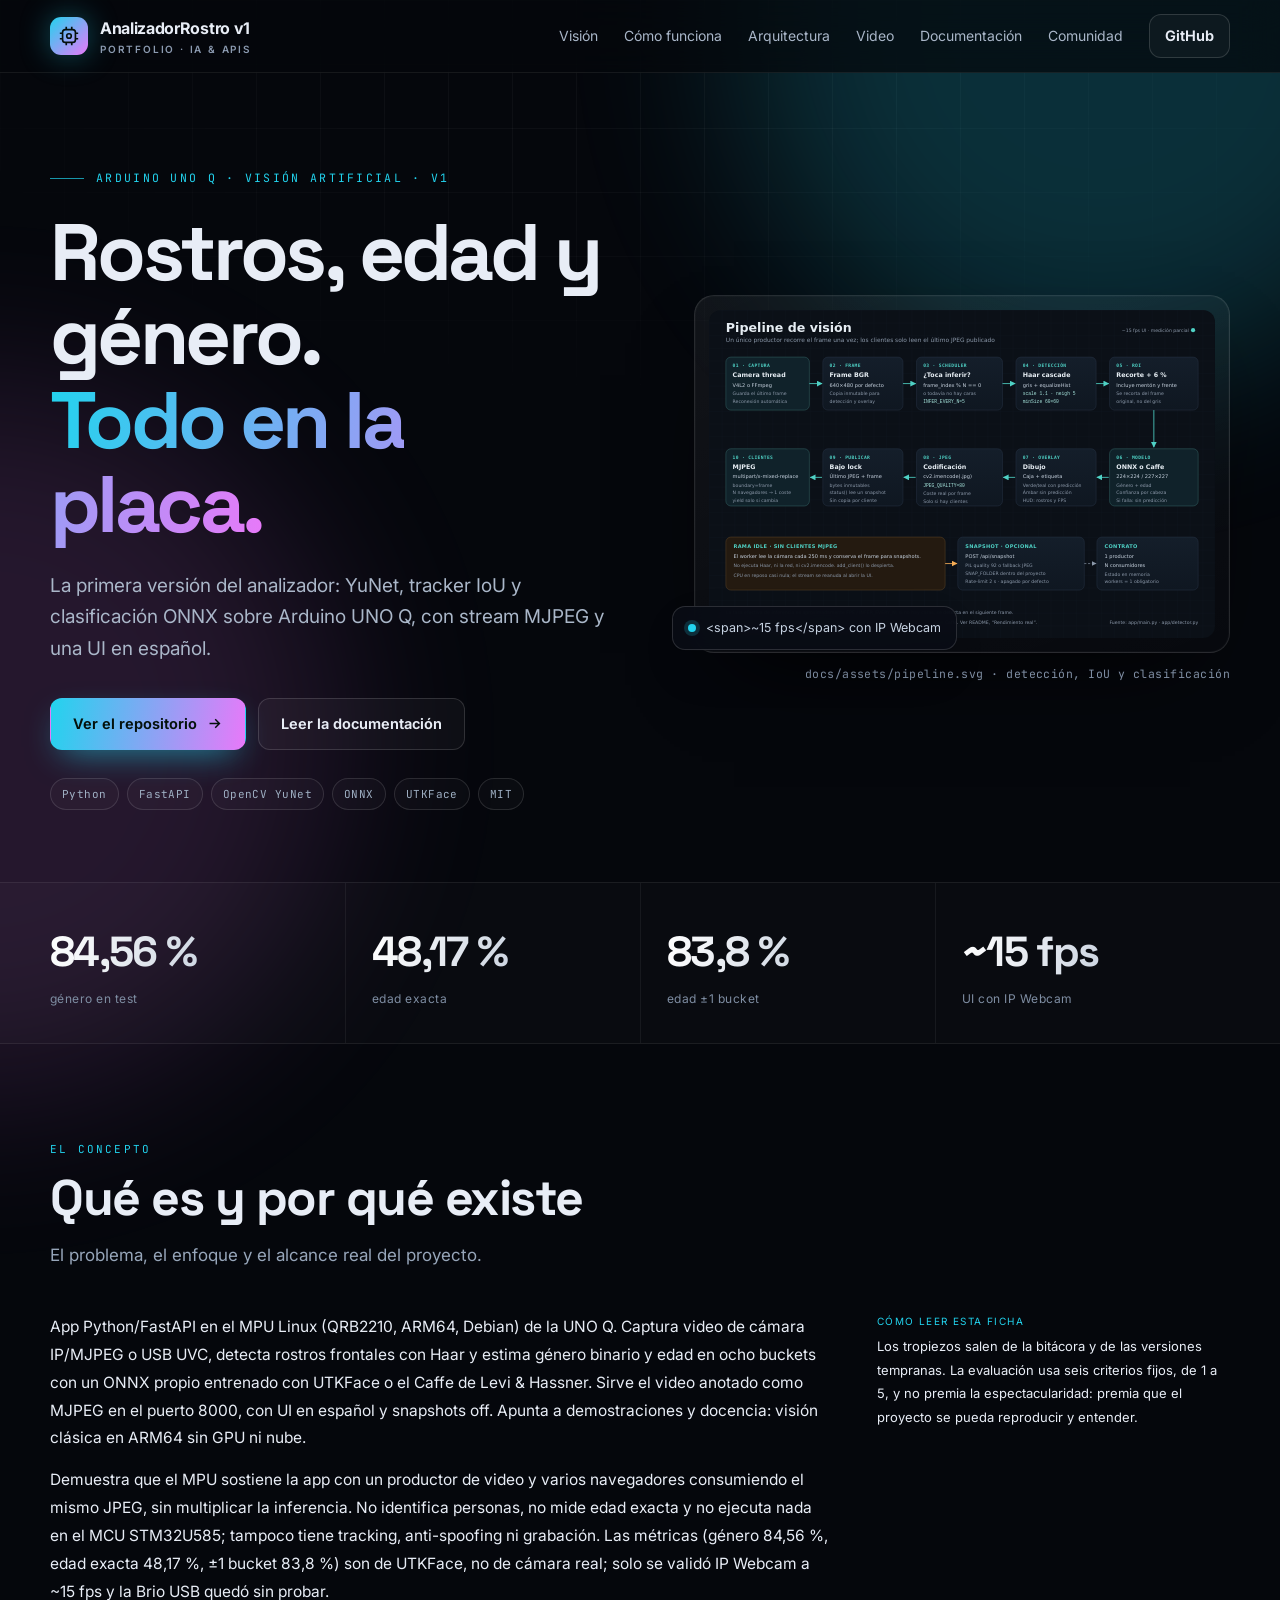
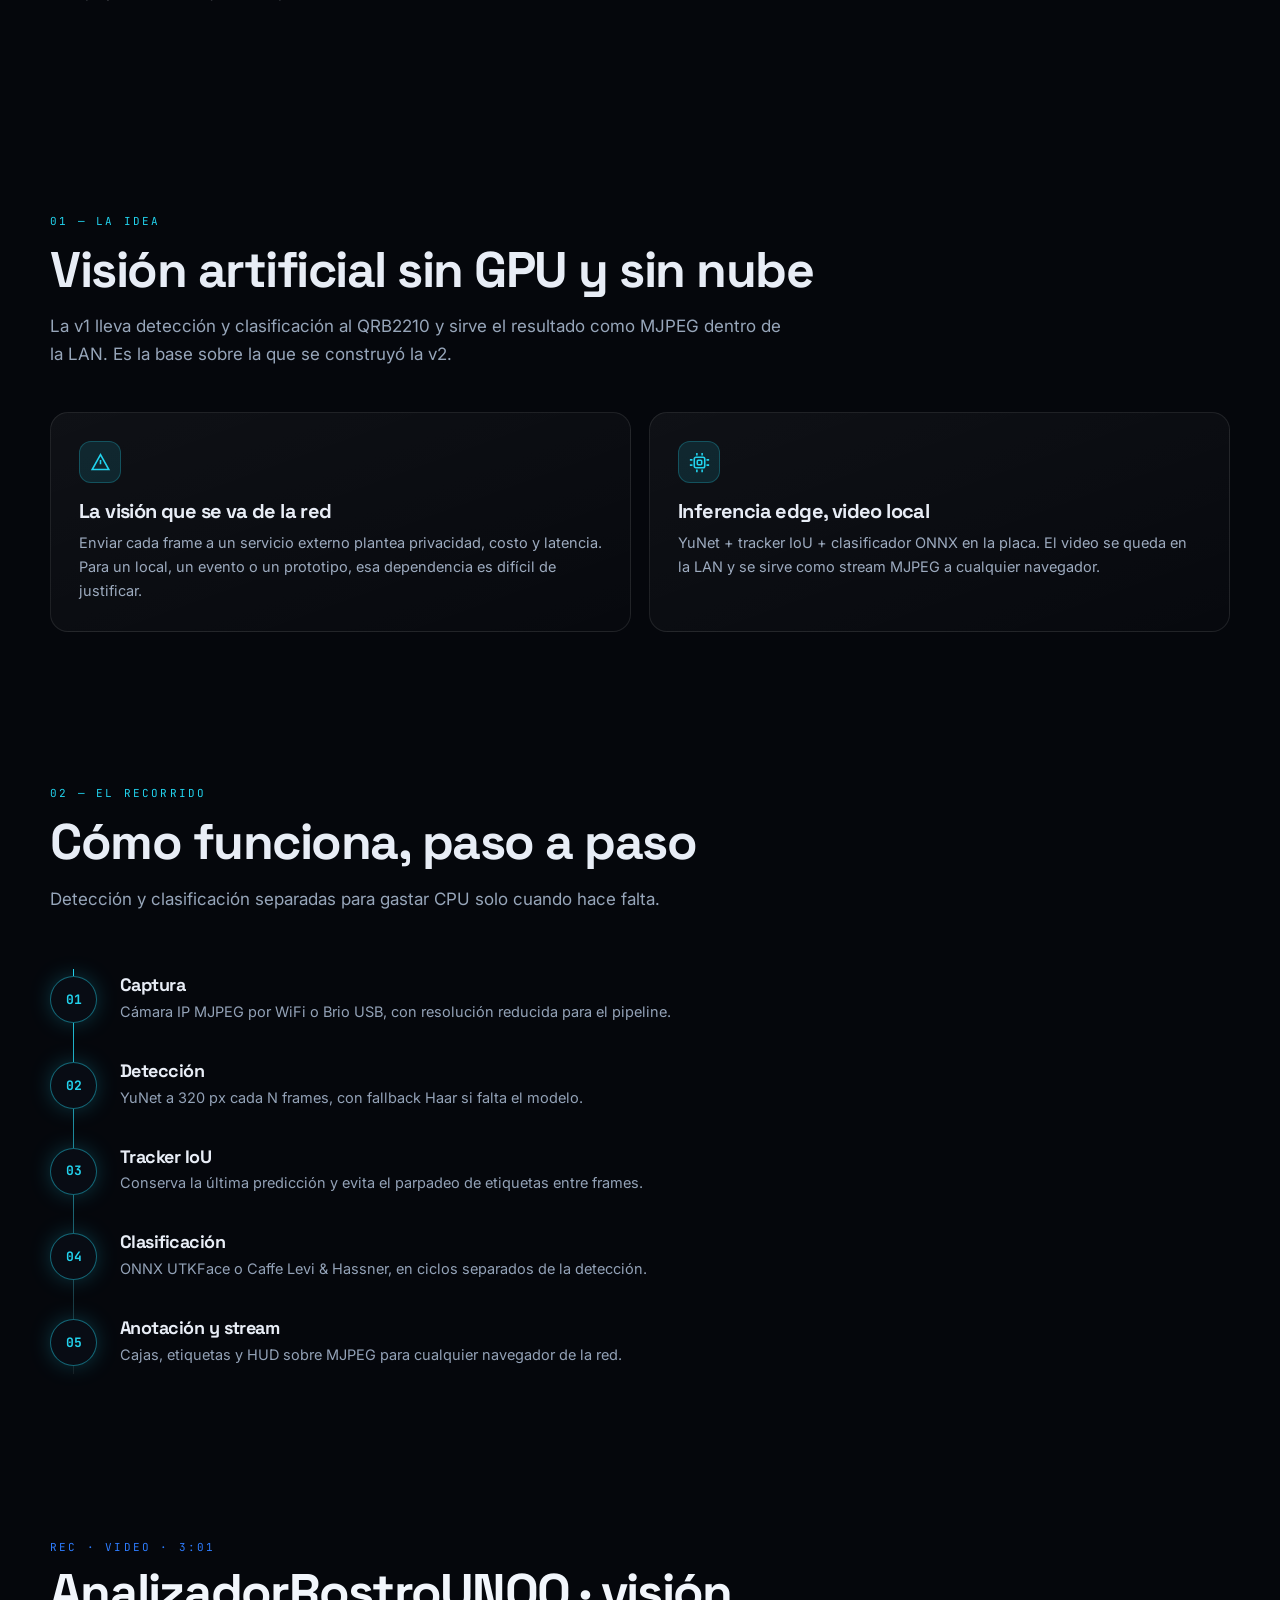
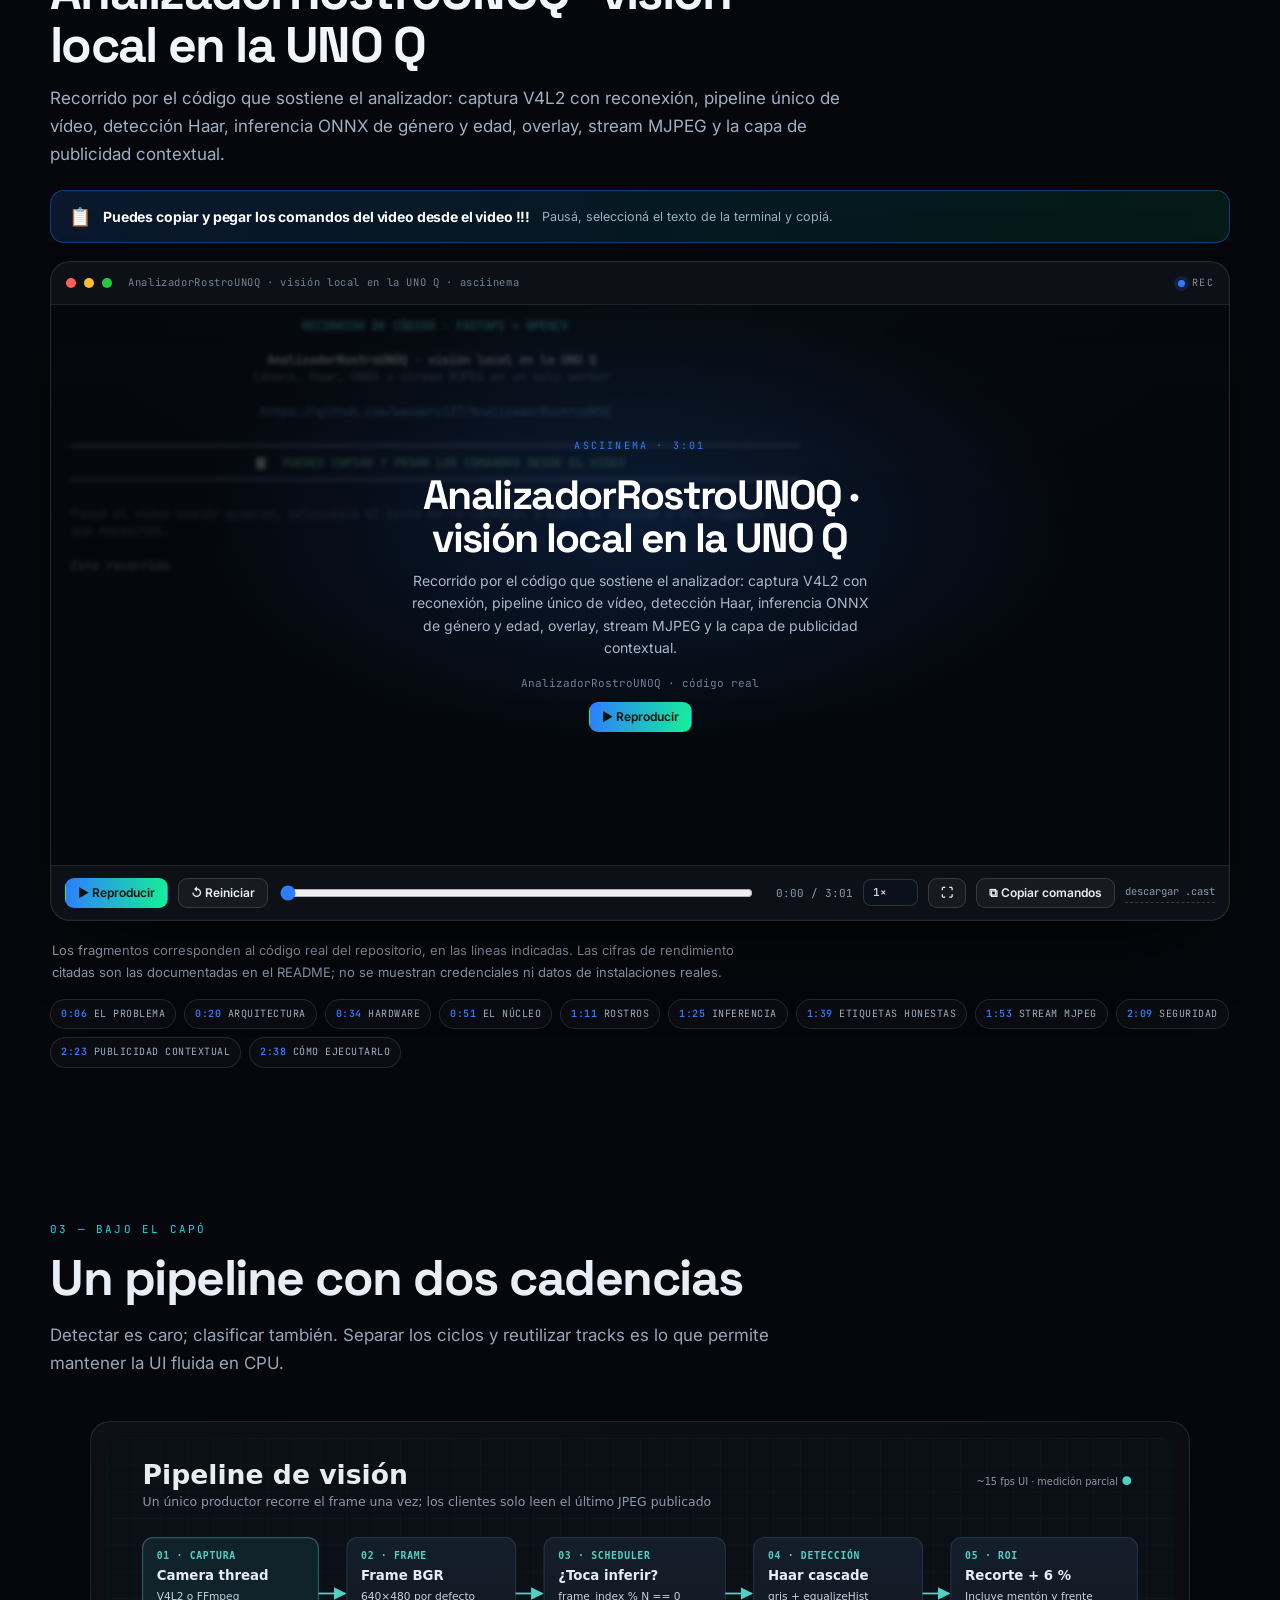
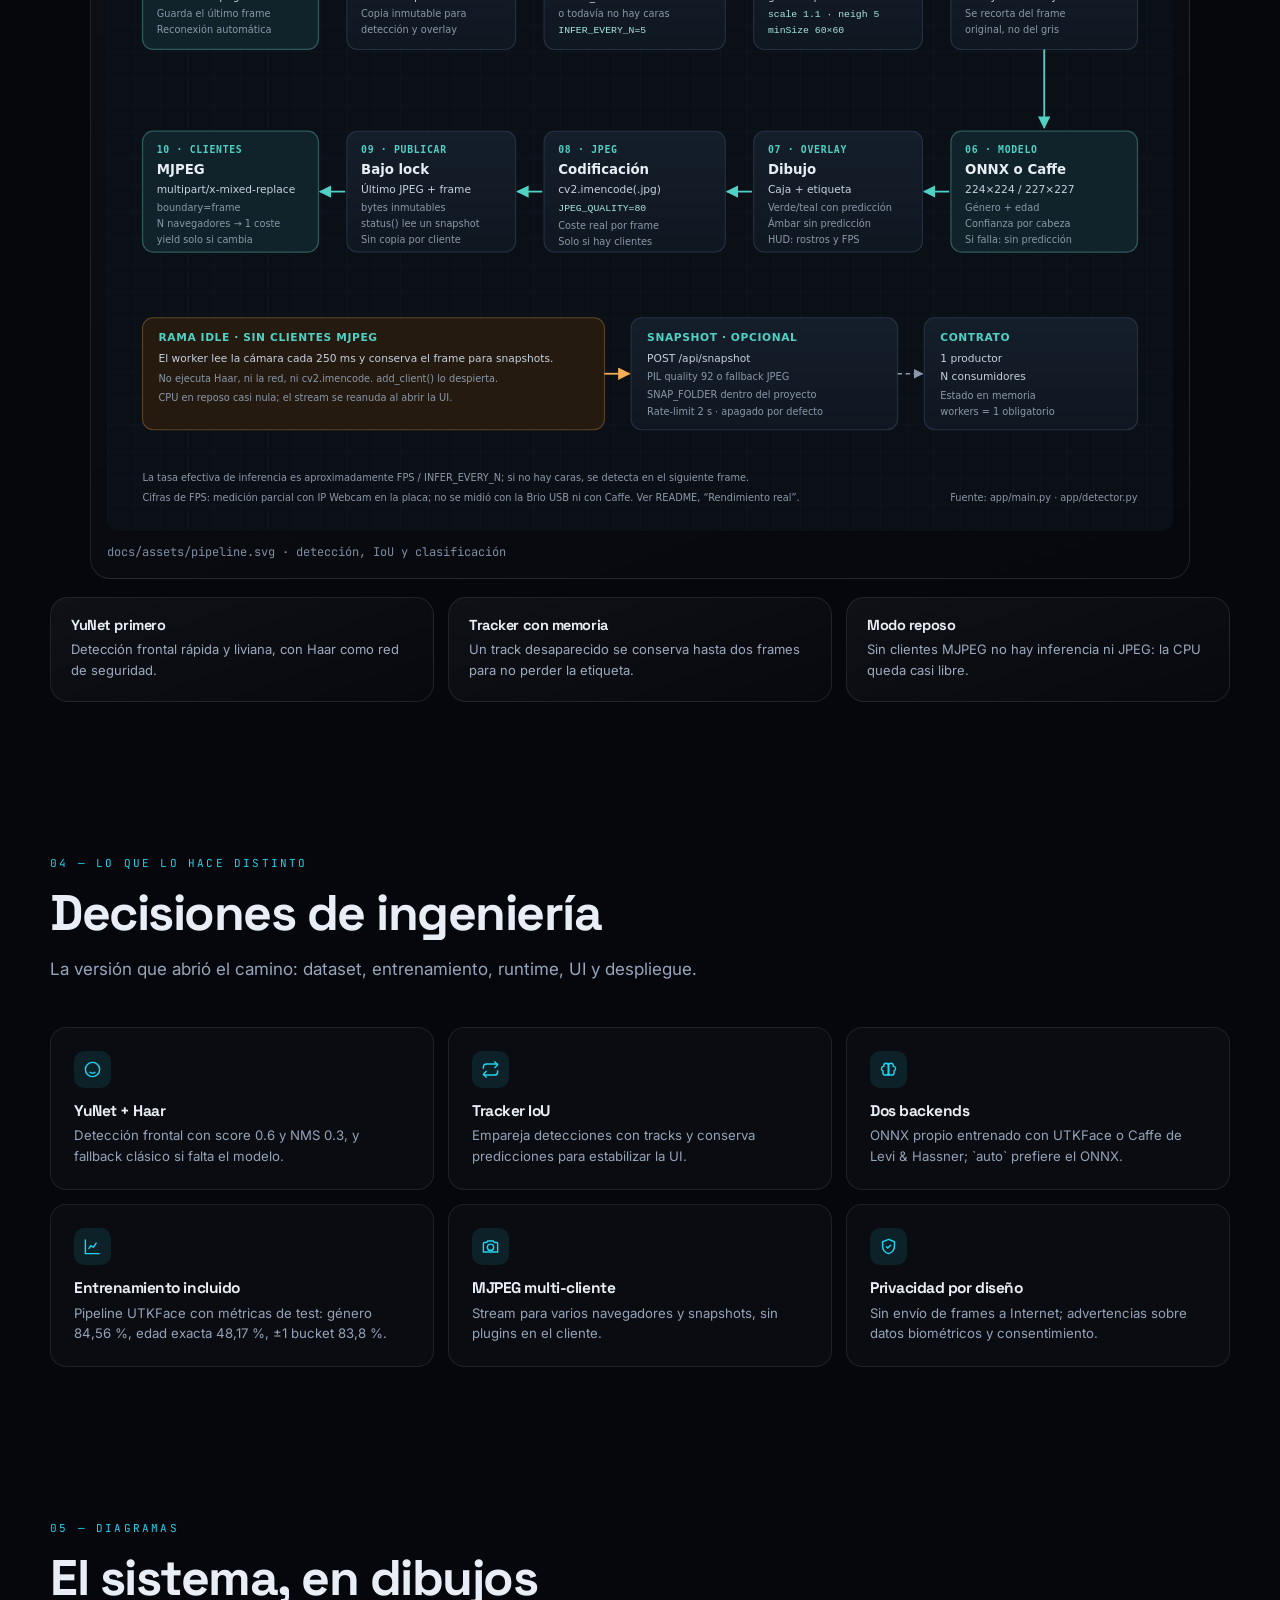
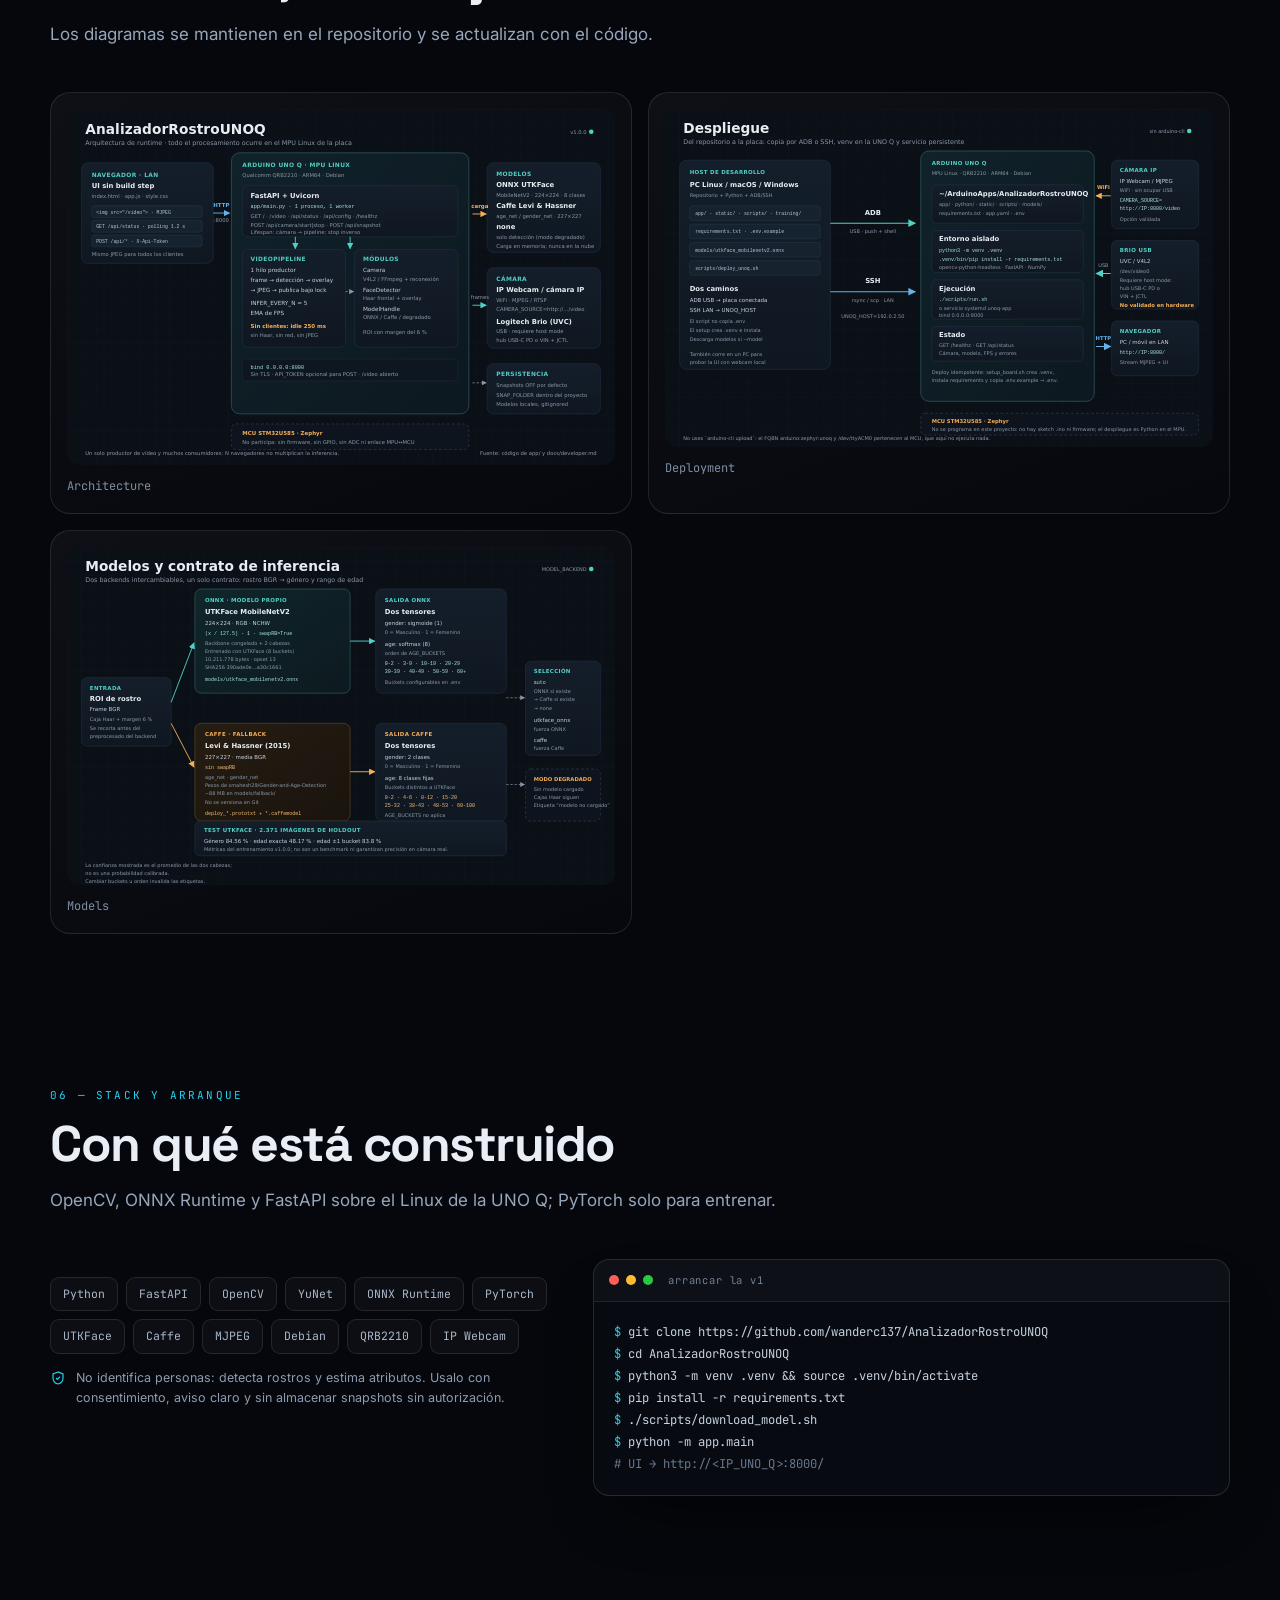
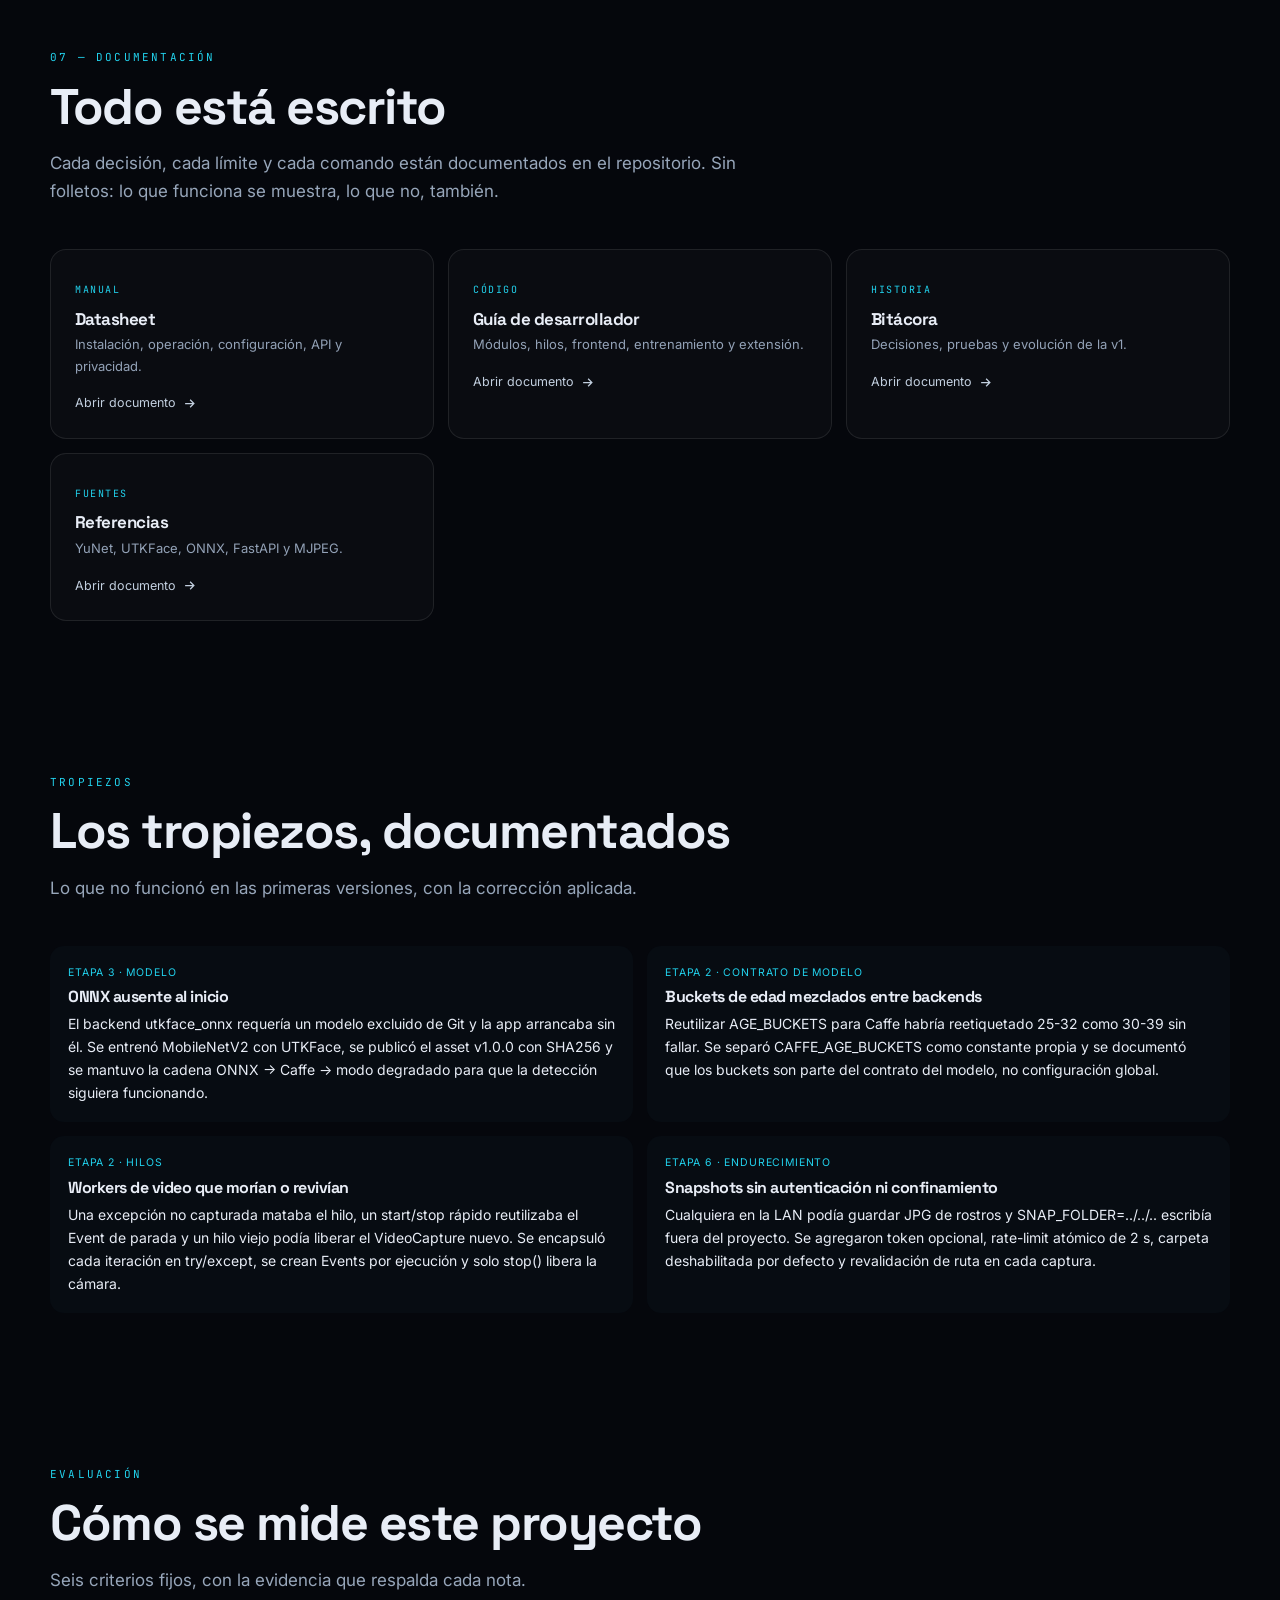
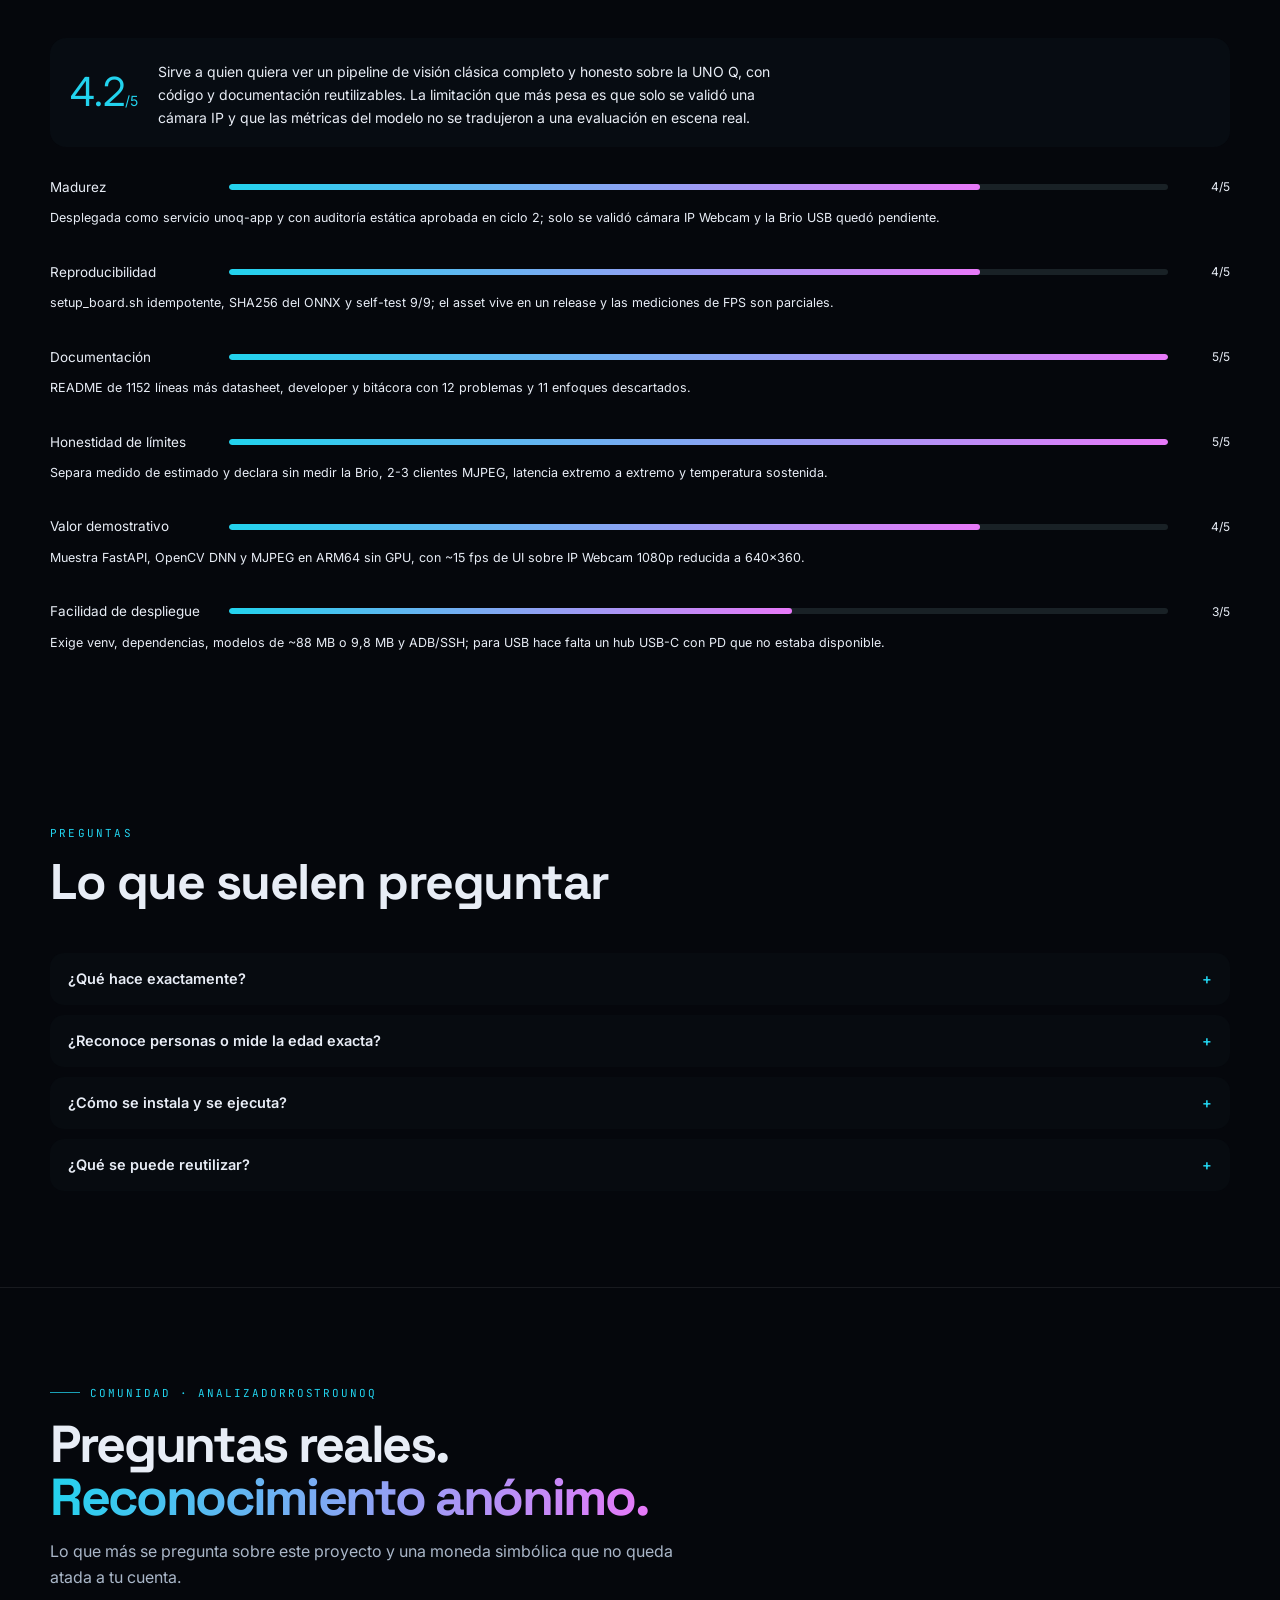
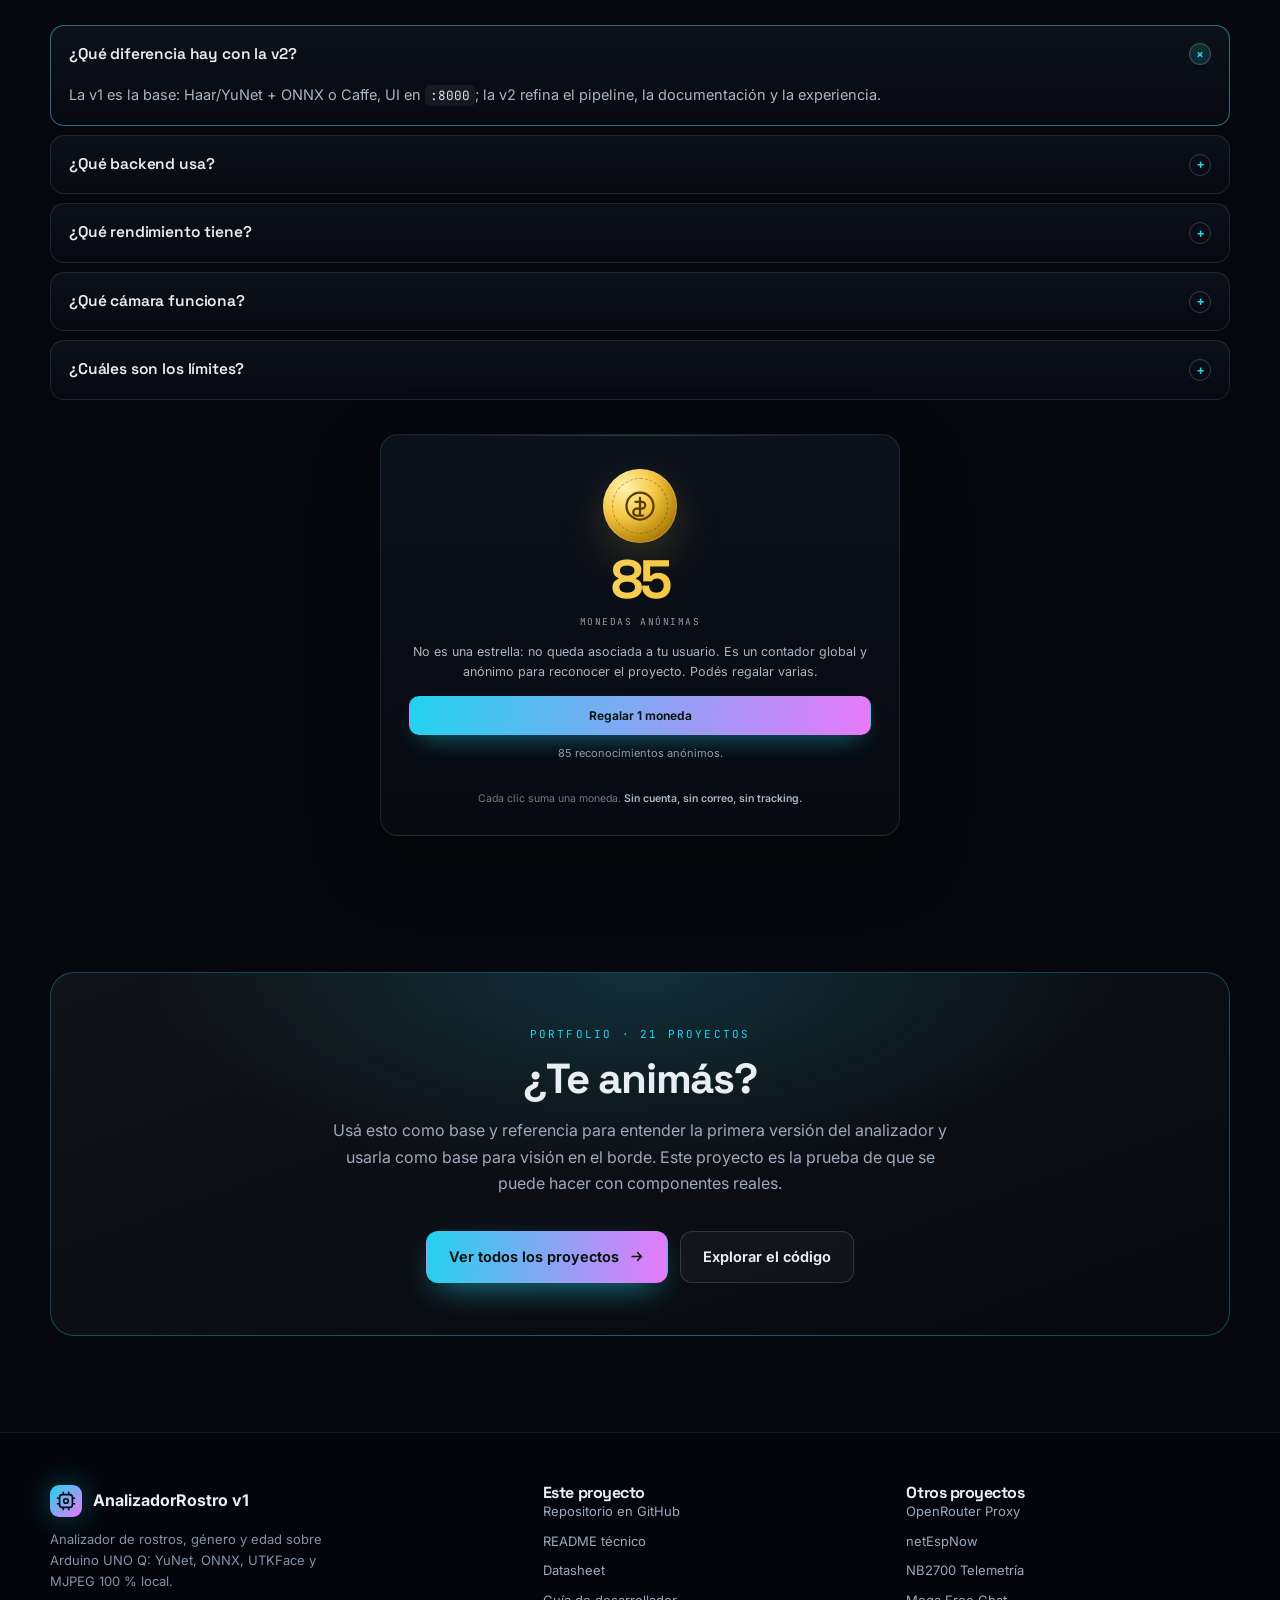
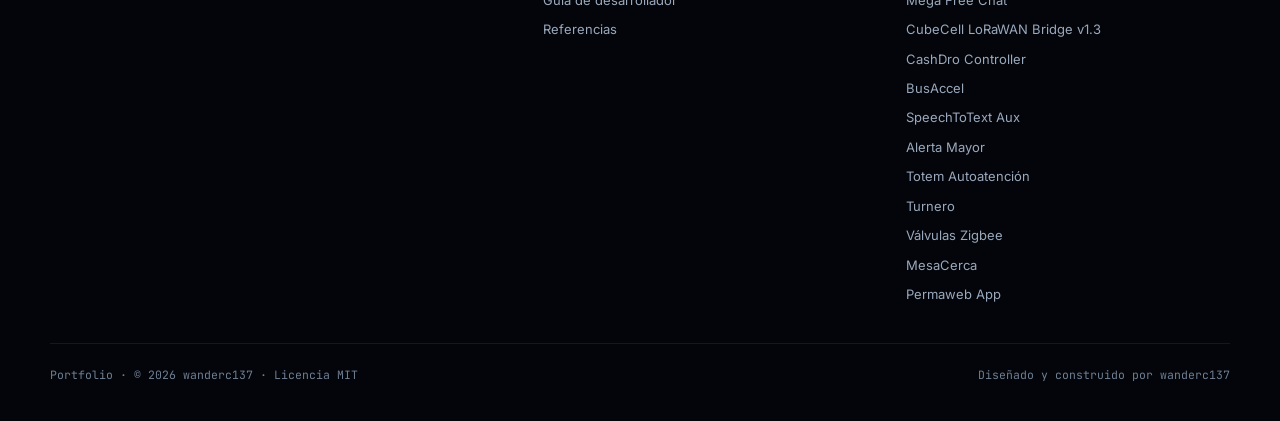
<file: docs/index.html>
<!DOCTYPE html>

<html lang="es">
<head>
<meta charset="utf-8"/>
<meta content="width=device-width, initial-scale=1" name="viewport"/>
<title>Rostros, edad y género. Todo en la placa. · AnalizadorRostro v1</title>
<meta content="Analizador de rostros, edad y género sobre Arduino UNO Q v1: YuNet, tracker IoU, ONNX UTKFace, stream MJPEG y UI local en español." name="description"/>
<meta content="wanderc137" name="author"/>
<meta content="website" property="og:type"/>
<meta content="Rostros, edad y género. Todo en la placa. · AnalizadorRostro v1" property="og:title"/>
<meta content="Analizador de rostros, edad y género sobre Arduino UNO Q v1: YuNet, tracker IoU, ONNX UTKFace, stream MJPEG y UI local en español." property="og:description"/>
<meta content="https://wanderc137.github.io/AnalizadorRostroUNOQ/" property="og:url"/>
<meta content="https://wanderc137.github.io/AnalizadorRostroUNOQ/assets/og.png" property="og:image"/>
<meta content="summary_large_image" name="twitter:card"/>
<meta content="Rostros, edad y género. Todo en la placa. · AnalizadorRostro v1" name="twitter:title"/>
<meta content="Analizador de rostros, edad y género sobre Arduino UNO Q v1: YuNet, tracker IoU, ONNX UTKFace, stream MJPEG y UI local en español." name="twitter:description"/>
<meta content="https://wanderc137.github.io/AnalizadorRostroUNOQ/assets/og.png" name="twitter:image"/>
<link href="data:image/svg+xml,&lt;svg xmlns='http://www.w3.org/2000/svg' viewBox='0 0 100 100'&gt;&lt;rect width='100' height='100' rx='22' fill='%2305070c'/&gt;&lt;rect x='22' y='22' width='56' height='56' rx='12' fill='none' stroke='%2322D3EE' stroke-width='7'/&gt;&lt;circle cx='50' cy='50' r='9' fill='%2322D3EE'/&gt;&lt;/svg&gt;" rel="icon"/>
<link href="https://fonts.googleapis.com" rel="preconnect"/>
<link crossorigin="" href="https://fonts.gstatic.com" rel="preconnect"/>
<link href="https://fonts.googleapis.com/css2?family=Inter:wght@400;500;600;700&amp;family=JetBrains+Mono:wght@400;500;600&amp;family=Space+Grotesk:wght@500;600;700&amp;display=swap" rel="stylesheet"/>
<style>
*,*::before,*::after{box-sizing:border-box}
html{scroll-behavior:smooth;scrollbar-width:none}
::-webkit-scrollbar{width:0;height:0}
::-webkit-scrollbar-track{background:#05070c}
::-webkit-scrollbar-thumb{background:#2a3448;border-radius:999px;border:2px solid #05070c}
::-webkit-scrollbar-thumb:hover{background:#3a4a66}
body{
  margin:0;background:#05070c;color:#e8edf6;
  font-family:'Inter',system-ui,-apple-system,'Segoe UI',sans-serif;
  font-size:16px;line-height:1.65;-webkit-font-smoothing:antialiased;
  overflow-x:hidden;
}
::selection{background:var(--accent);color:#04110c}
a{color:inherit;text-decoration:none}
img{max-width:100%;display:block}
h1,h2,h3,h4{font-family:'Space Grotesk','Inter',sans-serif;line-height:1.05;letter-spacing:-.03em;margin:0}
p{margin:0}
.mono{font-family:'JetBrains Mono',ui-monospace,SFMono-Regular,Menlo,monospace}
.wrap{width:min(1180px,calc(100% - 48px));margin:0 auto}
.grid-overlay{
  position:fixed;inset:0;z-index:0;pointer-events:none;
  background-image:linear-gradient(rgba(255,255,255,.035) 1px,transparent 1px),linear-gradient(90deg,rgba(255,255,255,.035) 1px,transparent 1px);
  background-size:64px 64px;
  mask-image:radial-gradient(ellipse 80% 60% at 50% 0%,#000 30%,transparent 78%);
  -webkit-mask-image:radial-gradient(ellipse 80% 60% at 50% 0%,#000 30%,transparent 78%);
}
.glow{
  position:fixed;z-index:0;pointer-events:none;filter:blur(90px);opacity:.20;
  width:720px;height:720px;border-radius:50%;
}
.glow.one{top:-340px;right:-180px;background:var(--accent)}
.glow.two{top:380px;left:-380px;background:var(--accent2);opacity:.14}
.nav{
  position:sticky;top:0;z-index:50;
  backdrop-filter:blur(18px);-webkit-backdrop-filter:blur(18px);
  background:rgba(5,7,12,.72);border-bottom:1px solid rgba(255,255,255,.07);
}
.nav-inner{display:flex;align-items:center;justify-content:space-between;height:72px}
.brand{display:flex;align-items:center;gap:12px;font-weight:700;letter-spacing:-.02em}
.brand-mark{
  width:38px;height:38px;border-radius:11px;display:grid;place-items:center;
  background:linear-gradient(135deg,var(--accent),var(--accent2));color:#05100c;
  box-shadow:0 0 30px color-mix(in srgb,var(--accent) 35%,transparent);
}
.brand-mark svg{width:22px;height:22px;stroke:#05100c;fill:none;stroke-width:1.8}
.brand small{display:block;font-size:10px;letter-spacing:.18em;color:#8b9ab0;font-weight:600;text-transform:uppercase}
.nav-links{display:flex;align-items:center;gap:26px;font-size:14px;color:#a9b6c8}
.nav-links a:hover{color:#fff}
.btn{
  display:inline-flex;align-items:center;justify-content:center;gap:9px;
  padding:13px 22px;border-radius:12px;font-weight:650;font-size:14.5px;
  border:1px solid transparent;transition:transform .2s ease,box-shadow .2s ease,background .2s ease;
  white-space:nowrap;
}
.btn:hover{transform:translateY(-2px)}
.btn-primary{
  background:linear-gradient(100deg,var(--accent),var(--accent2));color:#04110c;
  box-shadow:0 12px 34px -12px color-mix(in srgb,var(--accent) 70%,transparent);
}
.btn-primary:hover{box-shadow:0 18px 44px -12px color-mix(in srgb,var(--accent) 80%,transparent)}
.btn-ghost{background:rgba(255,255,255,.035);border-color:rgba(255,255,255,.14);color:#e8edf6}
.btn-ghost:hover{background:rgba(255,255,255,.07)}
.btn svg{width:17px;height:17px;stroke:currentColor;fill:none;stroke-width:2}
.hero{position:relative;z-index:1;padding:96px 0 72px}
.hero-grid{display:grid;grid-template-columns:1.04fr .96fr;gap:64px;align-items:center}
.eyebrow{
  font-family:'JetBrains Mono',monospace;font-size:11.5px;letter-spacing:.2em;
  text-transform:uppercase;color:var(--accent);display:flex;align-items:center;gap:12px;margin-bottom:22px;
}
.eyebrow::before{content:"";width:34px;height:1px;background:var(--accent);opacity:.7}
h1{font-size:clamp(42px,6.4vw,80px);font-weight:700;letter-spacing:-.045em}
.grad{background:linear-gradient(100deg,var(--accent),var(--accent2));-webkit-background-clip:text;background-clip:text;color:transparent}
.lead{font-size:clamp(17px,1.5vw,19px);color:#aab7c9;margin-top:24px;max-width:60ch}
.hero-actions{display:flex;flex-wrap:wrap;gap:12px;margin-top:34px}
.hero-badges{display:flex;flex-wrap:wrap;gap:8px;margin-top:28px}
.badge{
  font-family:'JetBrains Mono',monospace;font-size:11px;letter-spacing:.04em;
  padding:6px 11px;border-radius:999px;border:1px solid rgba(255,255,255,.12);
  color:#9fb0c4;background:rgba(255,255,255,.025);
}
.hero-visual{position:relative}
.visual-frame{
  border:1px solid rgba(255,255,255,.11);border-radius:20px;overflow:hidden;
  background:linear-gradient(160deg,rgba(255,255,255,.055),rgba(255,255,255,.012));
  box-shadow:0 40px 90px -40px rgba(0,0,0,.9),0 0 0 1px rgba(255,255,255,.02) inset;
  padding:14px;
}
.visual-frame img{border-radius:12px;width:100%}
.visual-caption{font-size:11.5px;color:#7f8ea3;margin-top:12px;text-align:right;font-family:'JetBrains Mono',monospace;letter-spacing:.04em}
.float-chip{
  position:absolute;left:-22px;bottom:34px;display:flex;align-items:center;gap:10px;
  background:rgba(9,13,21,.92);border:1px solid rgba(255,255,255,.14);border-radius:13px;
  padding:11px 15px;font-size:12.5px;color:#c7d3e2;backdrop-filter:blur(10px);
  box-shadow:0 20px 50px -20px #000;
}
.float-chip b{color:var(--accent);font-family:'Space Grotesk',sans-serif;font-size:16px}
.live-dot{width:8px;height:8px;border-radius:50%;background:var(--accent);box-shadow:0 0 0 4px color-mix(in srgb,var(--accent) 18%,transparent);animation:pulse 2.4s infinite}
@keyframes pulse{0%,100%{opacity:1}50%{opacity:.35}}
/* vending kiosk */
.kiosk{
  border:1px solid rgba(255,255,255,.13);border-radius:22px;padding:18px;
  background:linear-gradient(165deg,#0b1019,#070a11 60%,#0a0f18);
  box-shadow:0 45px 100px -45px #000,0 0 0 1px rgba(255,255,255,.02) inset;
}
.kiosk-head{display:flex;align-items:center;gap:9px;font-family:'JetBrains Mono',monospace;font-size:10.5px;letter-spacing:.12em;color:#8494a9;padding:2px 4px 14px;border-bottom:1px solid rgba(255,255,255,.07)}
.kiosk-head .timer{margin-left:auto;color:var(--accent)}
.kiosk-grid{display:grid;grid-template-columns:1fr 1fr;gap:10px;padding:14px 0}
.prod{background:rgba(255,255,255,.035);border:1px solid rgba(255,255,255,.075);border-radius:13px;padding:12px;display:flex;align-items:center;gap:11px}
.prod img{width:44px;height:44px;object-fit:contain;filter:drop-shadow(0 6px 10px rgba(0,0,0,.5))}
.prod span{font-size:11.5px;color:#c3cfdd;display:block;line-height:1.25}
.prod b{font-family:'JetBrains Mono',monospace;font-size:11px;color:var(--accent)}
.kiosk-pay{display:flex;align-items:center;gap:12px;border:1px solid color-mix(in srgb,var(--accent) 30%,transparent);background:color-mix(in srgb,var(--accent) 7%,transparent);border-radius:13px;padding:12px 14px}
.kiosk-pay .sol{width:38px;height:38px;border-radius:10px;display:grid;place-items:center;background:linear-gradient(135deg,var(--accent),var(--accent2));color:#04110c;font-size:23px;font-weight:800}
.kiosk-pay small{display:block;font-family:'JetBrains Mono',monospace;font-size:9.5px;letter-spacing:.1em;color:#8ea0b5}
.kiosk-pay strong{font-size:15px}
.kiosk-pay .pill{margin-left:auto;font-family:'JetBrains Mono',monospace;font-size:10px;letter-spacing:.12em;background:var(--accent);color:#04110c;padding:7px 11px;border-radius:8px;font-weight:700}
.stats{position:relative;z-index:1;border-top:1px solid rgba(255,255,255,.07);border-bottom:1px solid rgba(255,255,255,.07);background:rgba(255,255,255,.018)}
.stats-grid{display:grid;grid-template-columns:repeat(4,1fr);gap:0}
.stat{padding:34px 26px;border-left:1px solid rgba(255,255,255,.06)}
.stat:first-child{border-left:0;padding-left:0}
.stat-value{font-family:'Space Grotesk',sans-serif;font-size:clamp(28px,3.4vw,42px);font-weight:700;letter-spacing:-.04em;background:linear-gradient(100deg,#fff,#a9b8cc);-webkit-background-clip:text;background-clip:text;color:transparent}
.stat-label{font-size:12px;color:#7f8ea3;letter-spacing:.04em;margin-top:3px}
.section{position:relative;z-index:1;padding:96px 0}
.section.tight{padding-top:56px}
.section-head{max-width:780px;margin-bottom:44px}
.kicker{font-family:'JetBrains Mono',monospace;font-size:11px;letter-spacing:.2em;text-transform:uppercase;color:var(--accent);margin-bottom:14px}
h2{font-size:clamp(30px,4.1vw,50px);font-weight:700}
.section-sub{color:#97a6ba;font-size:17px;margin-top:16px;max-width:68ch}
.split{display:grid;grid-template-columns:1fr 1fr;gap:18px}
.card{
  border:1px solid rgba(255,255,255,.09);border-radius:18px;padding:28px;
  background:linear-gradient(160deg,rgba(255,255,255,.045),rgba(255,255,255,.012));
}
.card .icon{width:42px;height:42px;border-radius:12px;display:grid;place-items:center;background:color-mix(in srgb,var(--accent) 12%,transparent);border:1px solid color-mix(in srgb,var(--accent) 25%,transparent);margin-bottom:18px}
.card .icon svg{width:21px;height:21px;stroke:var(--accent);fill:none;stroke-width:1.8}
.card h3{font-size:20px;margin-bottom:9px}
.card p{color:#9dabbf;font-size:14.5px}
.timeline{position:relative;margin-top:10px}
.timeline::before{content:"";position:absolute;left:23px;top:12px;bottom:12px;width:1px;background:linear-gradient(var(--accent),rgba(255,255,255,.08))}
.step{display:grid;grid-template-columns:48px 1fr;gap:22px;padding:19px 0;align-items:start}
.step-num{
  width:47px;height:47px;border-radius:50%;display:grid;place-items:center;
  border:1px solid color-mix(in srgb,var(--accent) 45%,transparent);
  background:#080c14;color:var(--accent);font-family:'JetBrains Mono',monospace;font-size:13px;font-weight:700;
  position:relative;z-index:1;box-shadow:0 0 26px -6px color-mix(in srgb,var(--accent) 45%,transparent);
}
.step-body h3{font-size:18px;margin-bottom:5px}
.step-body p{color:#93a2b7;font-size:14.5px;max-width:78ch}
.figure{
  border:1px solid rgba(255,255,255,.1);border-radius:20px;padding:16px;
  background:linear-gradient(160deg,rgba(255,255,255,.04),rgba(255,255,255,.008));
}
.figure img{width:100%;border-radius:12px}
.figure figcaption{font-size:12px;color:#7f8ea3;margin-top:12px;font-family:'JetBrains Mono',monospace}
.arch-points{display:grid;grid-template-columns:repeat(3,1fr);gap:14px;margin-top:18px}
.arch-points .card{padding:20px}
.arch-points .card h4{font-size:14.5px;margin-bottom:5px}
.arch-points .card p{font-size:13px}
.features{display:grid;grid-template-columns:repeat(3,1fr);gap:14px}
.feature{border:1px solid rgba(255,255,255,.085);border-radius:16px;padding:23px;background:rgba(255,255,255,.022);transition:border-color .2s,background .2s,transform .2s}
.feature:hover{border-color:color-mix(in srgb,var(--accent) 38%,transparent);background:rgba(255,255,255,.038);transform:translateY(-3px)}
.feature .icon{width:37px;height:37px;border-radius:10px;display:grid;place-items:center;background:color-mix(in srgb,var(--accent) 10%,transparent);margin-bottom:15px}
.feature .icon svg{width:19px;height:19px;stroke:var(--accent);fill:none;stroke-width:1.8}
.feature h3{font-size:15.5px;margin-bottom:6px}
.feature p{font-size:13.2px;color:#94a3b8;line-height:1.55}
.stack-grid{display:grid;grid-template-columns:.9fr 1.1fr;gap:22px;align-items:start}
.chips{display:flex;flex-wrap:wrap;gap:8px;margin-top:18px}
.chip{font-family:'JetBrains Mono',monospace;font-size:11.5px;padding:7px 12px;border-radius:9px;border:1px solid rgba(255,255,255,.1);background:rgba(255,255,255,.03);color:#aab8ca}
.terminal{border:1px solid rgba(255,255,255,.13);border-radius:16px;overflow:hidden;background:#070a10;box-shadow:0 30px 70px -35px #000}
.terminal-bar{display:flex;align-items:center;gap:7px;padding:12px 15px;border-bottom:1px solid rgba(255,255,255,.08);background:rgba(255,255,255,.025)}
.terminal-bar i{width:10px;height:10px;border-radius:50%;background:#ff5f57;display:block}
.terminal-bar i:nth-child(2){background:#febc2e}
.terminal-bar i:nth-child(3){background:#28c840}
.terminal-bar span{margin-left:8px;font-family:'JetBrains Mono',monospace;font-size:10.5px;color:#718197;letter-spacing:.08em}
.terminal pre{margin:0;padding:20px;overflow:auto;font-family:'JetBrains Mono',monospace;font-size:12.2px;line-height:1.8;color:#c6d2e0}
.terminal .p{color:var(--accent)}
.terminal .c{color:#68788d}
.note{display:flex;gap:10px;align-items:flex-start;margin-top:14px;font-size:12.5px;color:#8d9cb0;line-height:1.55}
.note svg{width:16px;height:16px;stroke:var(--accent);fill:none;stroke-width:1.8;flex:0 0 auto;margin-top:2px}
.docs-grid{display:grid;grid-template-columns:repeat(3,1fr);gap:14px}
.doc-card{display:block;border:1px solid rgba(255,255,255,.09);border-radius:16px;padding:24px;background:rgba(255,255,255,.022);transition:border-color .2s,transform .2s,background .2s}
.doc-card:hover{border-color:color-mix(in srgb,var(--accent) 40%,transparent);transform:translateY(-3px);background:rgba(255,255,255,.04)}
.doc-card .tag{font-family:'JetBrains Mono',monospace;font-size:10px;letter-spacing:.15em;color:var(--accent);text-transform:uppercase}
.doc-card h3{font-size:17px;margin:10px 0 6px}
.doc-card p{font-size:13px;color:#93a2b7}
.doc-card .arrow{display:flex;align-items:center;gap:6px;margin-top:16px;font-size:12.5px;color:#c2cfdf}
.doc-card .arrow svg{width:15px;height:15px;stroke:currentColor;fill:none;stroke-width:2;transition:transform .2s}
.doc-card:hover .arrow svg{transform:translateX(4px)}
.gallery{display:grid;grid-template-columns:1fr 1fr;gap:16px}
.gallery .figure{margin:0}
.cta{position:relative;z-index:1;padding:40px 0 96px}
.cta-card{
  border-radius:24px;padding:52px;text-align:center;position:relative;overflow:hidden;
  border:1px solid color-mix(in srgb,var(--accent) 30%,transparent);
  background:
    radial-gradient(700px 300px at 50% 0%,color-mix(in srgb,var(--accent) 16%,transparent),transparent 70%),
    linear-gradient(160deg,rgba(255,255,255,.05),rgba(255,255,255,.012));
}
.cta-card h2{font-size:clamp(28px,3.7vw,42px)}
.cta-card p{color:#9dabbf;max-width:62ch;margin:16px auto 0}
.cta-card .hero-actions{justify-content:center}
footer{position:relative;z-index:1;border-top:1px solid rgba(255,255,255,.08);padding:52px 0 36px;background:rgba(4,6,10,.6)}
.foot-grid{display:grid;grid-template-columns:1.4fr 1fr 1fr;gap:40px}
.foot-brand{display:flex;align-items:center;gap:11px;font-weight:700;margin-bottom:12px}
.foot-brand .brand-mark{width:32px;height:32px;border-radius:9px}
.foot-p{font-size:13px;color:#8493a7;max-width:38ch}
.foot h4{font-family:'JetBrains Mono',monospace;font-size:10.5px;letter-spacing:.16em;text-transform:uppercase;color:#718197;margin-bottom:13px;font-weight:500}
.foot-links{display:flex;flex-direction:column;gap:8px;font-size:13px;color:#9aa9bc}
.foot-links a:hover{color:#fff}
.foot-bottom{display:flex;justify-content:space-between;gap:20px;flex-wrap:wrap;border-top:1px solid rgba(255,255,255,.07);margin-top:38px;padding-top:22px;font-size:11.5px;color:#6f7f93;font-family:'JetBrains Mono',monospace}
.reveal{opacity:1;transform:none;transition:opacity .7s ease,transform .7s ease}
.reveal.in{opacity:1;transform:none}
@media (prefers-reduced-motion:reduce){.reveal{opacity:1;transform:none;transition:none}.live-dot{animation:none}html{scroll-behavior:auto}}
@media (max-width:980px){
  .hero-grid,.split,.stack-grid,.gallery{grid-template-columns:1fr}
  .hero{padding-top:64px}
  .hero-visual{order:-1}
  .features{grid-template-columns:1fr 1fr}
  .arch-points{grid-template-columns:1fr}
  .stats-grid{grid-template-columns:1fr 1fr}
  .stat:nth-child(3){border-left:0;padding-left:0}
  .stat{border-top:1px solid rgba(255,255,255,.06)}
  .stat:nth-child(-n+2){border-top:0}
  .docs-grid{grid-template-columns:1fr}
  .foot-grid{grid-template-columns:1fr 1fr}
  .nav-links{display:none}
}
@media (max-width:620px){
  .wrap{width:calc(100% - 32px)}
  .features{grid-template-columns:1fr}
  .stats-grid{grid-template-columns:1fr 1fr}
  .stat{padding:24px 16px}
  .cta-card{padding:34px 22px}
  .float-chip{left:8px;bottom:16px}
  .foot-grid{grid-template-columns:1fr}
  .section{padding:72px 0}
}

.fail-grid{display:grid;grid-template-columns:repeat(2,minmax(0,1fr));gap:14px;margin-top:6px}
.fail{background:rgba(10,18,24,.55);border:1px solid var(--line);border-radius:14px;padding:18px}
.fail .v{font-family:var(--mono);font-size:10.5px;letter-spacing:.08em;text-transform:uppercase;color:var(--accent)}
.fail h3{font-size:16px;margin:8px 0 6px}
.fail p{font-size:14px;margin:0;color:var(--muted)}
.rating-head{display:flex;align-items:center;gap:20px;margin:6px 0 18px;padding:18px 20px;border:1px solid var(--line);border-radius:16px;background:rgba(10,18,24,.5)}
.rating-avg{font-family:var(--mono);font-size:40px;line-height:1;color:var(--accent)}
.rating-avg small{font-size:14px;color:var(--muted)}
.rating-head p{margin:4px 0 0;font-size:14px;color:var(--muted);max-width:70ch}
.rating{display:grid;gap:2px}
.rating-row{display:grid;grid-template-columns:165px minmax(90px,1fr) 48px;gap:14px;align-items:center;padding:11px 0;border-bottom:1px solid var(--line)}
.rating-row:last-child{border-bottom:0}
.rating-name{font-size:13.5px;color:var(--text)}
.rating-bar{height:6px;border-radius:99px;background:rgba(148,190,200,.14);overflow:hidden}
.rating-bar span{display:block;height:100%;border-radius:99px;background:linear-gradient(90deg,var(--accent),var(--accent2))}
.rating-score{font-family:var(--mono);font-size:12px;color:var(--muted);text-align:right}
.rating-note{grid-column:1/-1;font-size:12.5px;color:var(--muted);margin:-4px 0 8px}
.faq{display:grid;gap:10px;margin-top:4px}
.faq details{border:1px solid var(--line);border-radius:14px;padding:14px 18px;background:rgba(10,18,24,.4)}
.faq summary{cursor:pointer;font-weight:600;font-size:14.5px;list-style:none}
.faq summary::-webkit-details-marker{display:none}
.faq summary::after{content:"+";float:right;color:var(--accent);font-family:var(--mono)}
.faq details[open] summary::after{content:"−"}
.faq p{margin:10px 0 0;font-size:14px;color:var(--muted);line-height:1.7}
.concept-grid{display:grid;grid-template-columns:1.35fr .65fr;gap:26px;align-items:start}
.concept-grid p{font-size:15.5px;color:var(--muted);line-height:1.8;margin:0 0 14px}
.concept-side{border-left:1px solid var(--line);padding-left:22px}
.concept-side .k{font-family:var(--mono);font-size:10px;letter-spacing:.14em;text-transform:uppercase;color:var(--accent)}
.concept-side p{font-size:13px;margin:6px 0 16px}
@media(max-width:760px){.concept-grid,.fail-grid{grid-template-columns:1fr}.concept-side{border-left:0;padding-left:0}}

</style>
<link href="assets/community.css?v=5" rel="stylesheet"/><link href="rec/player.css?v=1" rel="stylesheet"/>
</head>
<body style="--accent:#22D3EE;--accent2:#E879F9">
<div class="grid-overlay"></div>
<div class="glow one"></div>
<div class="glow two"></div>
<header class="nav">
<div class="wrap nav-inner">
<a class="brand" href="#top">
<span class="brand-mark"><svg viewbox="0 0 24 24"><rect height="14" rx="3" width="14" x="5" y="5"></rect><path d="M9 2v3M15 2v3M9 19v3M15 19v3M2 9h3M2 15h3M19 9h3M19 15h3"></path><circle cx="12" cy="12" r="2.5"></circle></svg></span>
<span>AnalizadorRostro v1<small>Portfolio · IA &amp; APIs</small></span>
</a>
<nav aria-label="Navegación" class="nav-links">
<a href="#problema">Visión</a>
<a href="#como">Cómo funciona</a>
<a href="#arquitectura">Arquitectura</a>
<a href="#video">Video</a>
<a href="#docs">Documentación</a>
<a href="#comunidad">Comunidad</a>
<a class="btn btn-ghost" href="https://github.com/wanderc137/AnalizadorRostroUNOQ" rel="noopener" style="padding:9px 15px" target="_blank">GitHub</a>
</nav>
</div>
</header>
<main id="top">
<section class="hero">
<div class="wrap hero-grid">
<div class="hero-copy">
<div class="eyebrow">ARDUINO UNO Q · VISIÓN ARTIFICIAL · V1</div>
<h1>Rostros, edad y género.<br/><span class="grad">Todo en la placa.</span></h1>
<p class="lead">La primera versión del analizador: YuNet, tracker IoU y clasificación ONNX sobre Arduino UNO Q, con stream MJPEG y una UI en español.</p>
<div class="hero-actions">
<a class="btn btn-primary" href="https://github.com/wanderc137/AnalizadorRostroUNOQ" rel="noopener" target="_blank">Ver el repositorio <svg viewbox="0 0 24 24"><path d="M5 12h14M13 6l6 6-6 6"></path></svg></a>
<a class="btn btn-ghost" href="https://github.com/wanderc137/AnalizadorRostroUNOQ#readme" rel="noopener" target="_blank">Leer la documentación</a>
</div>
<div class="hero-badges"><span class="badge">Python</span><span class="badge">FastAPI</span><span class="badge">OpenCV YuNet</span><span class="badge">ONNX</span><span class="badge">UTKFace</span><span class="badge">MIT</span></div>
</div>
<div class="hero-visual">
<div class="visual-frame"><img alt="Pipeline de detección, tracker y clasificación" src="assets/pipeline.svg"/></div>
<div class="visual-caption">docs/assets/pipeline.svg · detección, IoU y clasificación</div>
<div class="float-chip"><span class="live-dot"></span>&lt;span&gt;~15 fps&lt;/span&gt; con IP Webcam</div>
</div>
</div>
</section>
<section class="stats"><div class="wrap stats-grid"><div class="stat"><div class="stat-value">84,56 %</div><div class="stat-label">género en test</div></div><div class="stat"><div class="stat-value">48,17 %</div><div class="stat-label">edad exacta</div></div><div class="stat"><div class="stat-value">83,8 %</div><div class="stat-label">edad ±1 bucket</div></div><div class="stat"><div class="stat-value">~15 fps</div><div class="stat-label">UI con IP Webcam</div></div></div></section><section class="section" id="concepto"><div class="wrap"><div class="section-head"><div class="kicker">El concepto</div><h2>Qué es y por qué existe</h2><p class="section-sub">El problema, el enfoque y el alcance real del proyecto.</p></div><div class="concept-grid"><div><p>App Python/FastAPI en el MPU Linux (QRB2210, ARM64, Debian) de la UNO Q. Captura video de cámara IP/MJPEG o USB UVC, detecta rostros frontales con Haar y estima género binario y edad en ocho buckets con un ONNX propio entrenado con UTKFace o el Caffe de Levi & Hassner. Sirve el video anotado como MJPEG en el puerto 8000, con UI en español y snapshots off. Apunta a demostraciones y docencia: visión clásica en ARM64 sin GPU ni nube.</p><p>Demuestra que el MPU sostiene la app con un productor de video y varios navegadores consumiendo el mismo JPEG, sin multiplicar la inferencia. No identifica personas, no mide edad exacta y no ejecuta nada en el MCU STM32U585; tampoco tiene tracking, anti-spoofing ni grabación. Las métricas (género 84,56 %, edad exacta 48,17 %, ±1 bucket 83,8 %) son de UTKFace, no de cámara real; solo se validó IP Webcam a ~15 fps y la Brio USB quedó sin probar.</p></div><div class="concept-side"><div class="k">Cómo leer esta ficha</div><p>Los tropiezos salen de la bitácora y de las versiones tempranas. La evaluación usa seis criterios fijos, de 1 a 5, y no premia la espectacularidad: premia que el proyecto se pueda reproducir y entender.</p></div></div></div></section>
<section class="section" id="problema">
<div class="wrap">
<div class="section-head reveal">
<div class="kicker">01 — La idea</div>
<h2>Visión artificial sin GPU y sin nube</h2>
<p class="section-sub">La v1 lleva detección y clasificación al QRB2210 y sirve el resultado como MJPEG dentro de la LAN. Es la base sobre la que se construyó la v2.</p>
</div>
<div class="split">
<div class="card reveal"><div class="icon"><svg aria-hidden="true" viewbox="0 0 24 24"><path d="M12 3 2.5 20h19L12 3Z"></path><path d="M12 9v5M12 17v.01"></path></svg></div><h3>La visión que se va de la red</h3><p>Enviar cada frame a un servicio externo plantea privacidad, costo y latencia. Para un local, un evento o un prototipo, esa dependencia es difícil de justificar.</p></div>
<div class="card reveal"><div class="icon"><svg aria-hidden="true" viewbox="0 0 24 24"><rect height="12" rx="2" width="12" x="6" y="6"></rect><path d="M9 1v3M15 1v3M9 20v3M15 20v3M1 9h3M1 15h3M20 9h3M20 15h3"></path><rect height="5" rx="1" width="5" x="9.5" y="9.5"></rect></svg></div><h3>Inferencia edge, video local</h3><p>YuNet + tracker IoU + clasificador ONNX en la placa. El video se queda en la LAN y se sirve como stream MJPEG a cualquier navegador.</p></div>
</div>
</div>
</section>
<section class="section tight" id="como">
<div class="wrap">
<div class="section-head reveal">
<div class="kicker">02 — El recorrido</div>
<h2>Cómo funciona, paso a paso</h2>
<p class="section-sub">Detección y clasificación separadas para gastar CPU solo cuando hace falta.</p>
</div>
<div class="timeline reveal"><div class="step"><div class="step-num">01</div><div class="step-body"><h3>Captura</h3><p>Cámara IP MJPEG por WiFi o Brio USB, con resolución reducida para el pipeline.</p></div></div><div class="step"><div class="step-num">02</div><div class="step-body"><h3>Detección</h3><p>YuNet a 320 px cada N frames, con fallback Haar si falta el modelo.</p></div></div><div class="step"><div class="step-num">03</div><div class="step-body"><h3>Tracker IoU</h3><p>Conserva la última predicción y evita el parpadeo de etiquetas entre frames.</p></div></div><div class="step"><div class="step-num">04</div><div class="step-body"><h3>Clasificación</h3><p>ONNX UTKFace o Caffe Levi &amp; Hassner, en ciclos separados de la detección.</p></div></div><div class="step"><div class="step-num">05</div><div class="step-body"><h3>Anotación y stream</h3><p>Cajas, etiquetas y HUD sobre MJPEG para cualquier navegador de la red.</p></div></div></div>
</div>
</section>

<section class="section tight rec-section" id="video" style="--accent:#2E7DFF;--accent2:#14F195">
<div class="wrap">
<div class="rec-kicker">REC · VIDEO · 3:01</div>
<h2 class="rec-h2">AnalizadorRostroUNOQ · visión local en la UNO Q</h2>
<p class="rec-lead">Recorrido por el código que sostiene el analizador: captura V4L2 con reconexión, pipeline único de vídeo, detección Haar, inferencia ONNX de género y edad, overlay, stream MJPEG y la capa de publicidad contextual.</p>
<div class="rec-banner">
<span class="rec-banner-icon">📋</span>
<strong>Puedes copiar y pegar los comandos del video desde el video !!!</strong>
<span>Pausá, seleccioná el texto de la terminal y copiá.</span>
</div>
<div class="rec-shell">
<div class="rec-bar"><i></i><i></i><i></i><span class="rec-title">AnalizadorRostroUNOQ · visión local en la UNO Q · asciinema</span><span class="rec-rec"><b></b>REC</span></div>
<div class="rec-screen-wrap">
<div class="rec-screen" id="rec-screen"></div>
<div class="rec-poster" id="rec-poster">
<div class="rec-kicker">ASCIINEMA · 3:01</div>
<h3>AnalizadorRostroUNOQ · visión local en la UNO Q</h3>
<p>Recorrido por el código que sostiene el analizador: captura V4L2 con reconexión, pipeline único de vídeo, detección Haar, inferencia ONNX de género y edad, overlay, stream MJPEG y la capa de publicidad contextual.</p>
<div class="rec-poster-meta">AnalizadorRostroUNOQ · código real</div>
<button class="rec-btn rec-primary" id="rec-start" type="button">▶ Reproducir</button>
</div>
</div>
<div class="rec-controls">
<button class="rec-btn rec-primary" id="rec-play" type="button">▶ Reproducir</button>
<button class="rec-btn" id="rec-restart" type="button">↺ Reiniciar</button>
<input class="rec-progress" id="rec-range" type="range" min="0" max="1000" value="0" aria-label="Progreso"/>
<span class="rec-time" id="rec-time">0:00 / 3:01</span>
<select class="rec-speed" id="rec-speed" aria-label="Velocidad"><option value="1">1×</option><option value="1.25">1.25×</option><option value="1.5">1.5×</option><option value="2">2×</option></select>
<button class="rec-btn" id="rec-full" type="button" title="Pantalla completa">⛶</button>
<button class="rec-btn" id="rec-copy" type="button">⧉ Copiar comandos</button>
<a class="rec-download" href="rec/AnalizadorRostroUNOQ.cast" download>descargar .cast</a>
</div>
</div>
<p class="rec-note">Los fragmentos corresponden al código real del repositorio, en las líneas indicadas. Las cifras de rendimiento citadas son las documentadas en el README; no se muestran credenciales ni datos de instalaciones reales.</p>
<div class="rec-chapters"><span class="rec-chip"><b>0:06</b> EL PROBLEMA</span><span class="rec-chip"><b>0:20</b> ARQUITECTURA</span><span class="rec-chip"><b>0:34</b> HARDWARE</span><span class="rec-chip"><b>0:51</b> EL NÚCLEO</span><span class="rec-chip"><b>1:11</b> ROSTROS</span><span class="rec-chip"><b>1:25</b> INFERENCIA</span><span class="rec-chip"><b>1:39</b> ETIQUETAS HONESTAS</span><span class="rec-chip"><b>1:53</b> STREAM MJPEG</span><span class="rec-chip"><b>2:09</b> SEGURIDAD</span><span class="rec-chip"><b>2:23</b> PUBLICIDAD CONTEXTUAL</span><span class="rec-chip"><b>2:38</b> CÓMO EJECUTARLO</span></div>
</div>
</section>

<section class="section tight" id="arquitectura">
<div class="wrap">
<div class="section-head reveal">
<div class="kicker">03 — Bajo el capó</div>
<h2>Un pipeline con dos cadencias</h2>
<p class="section-sub">Detectar es caro; clasificar también. Separar los ciclos y reutilizar tracks es lo que permite mantener la UI fluida en CPU.</p>
</div>
<figure class="figure reveal"><img alt="Pipeline de detección, tracker y clasificación" loading="lazy" src="assets/pipeline.svg"/><figcaption>docs/assets/pipeline.svg · detección, IoU y clasificación</figcaption></figure>
<div class="arch-points reveal"><div class="card"><h4>YuNet primero</h4><p>Detección frontal rápida y liviana, con Haar como red de seguridad.</p></div><div class="card"><h4>Tracker con memoria</h4><p>Un track desaparecido se conserva hasta dos frames para no perder la etiqueta.</p></div><div class="card"><h4>Modo reposo</h4><p>Sin clientes MJPEG no hay inferencia ni JPEG: la CPU queda casi libre.</p></div></div>
</div>
</section>
<section class="section tight">
<div class="wrap">
<div class="section-head reveal">
<div class="kicker">04 — Lo que lo hace distinto</div>
<h2>Decisiones de ingeniería</h2>
<p class="section-sub">La versión que abrió el camino: dataset, entrenamiento, runtime, UI y despliegue.</p>
</div>
<div class="features reveal"><div class="feature"><div class="icon"><svg aria-hidden="true" viewbox="0 0 24 24"><circle cx="12" cy="12" r="9"></circle><path d="M9 10h.01M15 10h.01M8.5 15a4.5 4.5 0 0 0 7 0"></path></svg></div><h3>YuNet + Haar</h3><p>Detección frontal con score 0.6 y NMS 0.3, y fallback clásico si falta el modelo.</p></div><div class="feature"><div class="icon"><svg aria-hidden="true" viewbox="0 0 24 24"><path d="M17 2l4 4-4 4"></path><path d="M3 11V9a4 4 0 0 1 4-4h14"></path><path d="M7 22l-4-4 4-4"></path><path d="M21 13v2a4 4 0 0 1-4 4H3"></path></svg></div><h3>Tracker IoU</h3><p>Empareja detecciones con tracks y conserva predicciones para estabilizar la UI.</p></div><div class="feature"><div class="icon"><svg aria-hidden="true" viewbox="0 0 24 24"><path d="M9 4a3 3 0 0 0-3 3v1a3 3 0 0 0-1 5.8V16a3 3 0 0 0 3 3h1a3 3 0 0 0 3-3V7a3 3 0 0 0-3-3Z"></path><path d="M15 4a3 3 0 0 1 3 3v1a3 3 0 0 1 1 5.8V16a3 3 0 0 1-3 3h-1a3 3 0 0 1-3-3V7a3 3 0 0 1 3-3Z"></path><path d="M12 4v16"></path></svg></div><h3>Dos backends</h3><p>ONNX propio entrenado con UTKFace o Caffe de Levi &amp; Hassner; `auto` prefiere el ONNX.</p></div><div class="feature"><div class="icon"><svg aria-hidden="true" viewbox="0 0 24 24"><path d="M3 3v18h18"></path><path d="m7 15 3-4 3 2 4-6"></path></svg></div><h3>Entrenamiento incluido</h3><p>Pipeline UTKFace con métricas de test: género 84,56 %, edad exacta 48,17 %, ±1 bucket 83,8 %.</p></div><div class="feature"><div class="icon"><svg aria-hidden="true" viewbox="0 0 24 24"><path d="M4 7h3l1.5-2h7L17 7h3a1 1 0 0 1 1 1v11H3V8a1 1 0 0 1 1-1Z"></path><circle cx="12" cy="13" r="4"></circle></svg></div><h3>MJPEG multi-cliente</h3><p>Stream para varios navegadores y snapshots, sin plugins en el cliente.</p></div><div class="feature"><div class="icon"><svg aria-hidden="true" viewbox="0 0 24 24"><path d="M12 3 4.5 6v5.5c0 4.6 3.2 8.4 7.5 9.5 4.3-1.1 7.5-4.9 7.5-9.5V6L12 3Z"></path><path d="m9 12 2 2 4-4"></path></svg></div><h3>Privacidad por diseño</h3><p>Sin envío de frames a Internet; advertencias sobre datos biométricos y consentimiento.</p></div></div>
</div>
</section>
<section class="section tight"><div class="wrap"><div class="section-head reveal"><div class="kicker">05 — Diagramas</div><h2>El sistema, en dibujos</h2><p class="section-sub">Los diagramas se mantienen en el repositorio y se actualizan con el código.</p></div><div class="gallery"><figure class="figure"><img alt="AnalizadorRostro v1 — architecture" loading="lazy" src="assets/architecture.svg"/><figcaption>Architecture</figcaption></figure><figure class="figure"><img alt="AnalizadorRostro v1 — deployment" loading="lazy" src="assets/deployment.svg"/><figcaption>Deployment</figcaption></figure><figure class="figure"><img alt="AnalizadorRostro v1 — models" loading="lazy" src="assets/models.svg"/><figcaption>Models</figcaption></figure></div></div></section>
<section class="section tight">
<div class="wrap">
<div class="section-head reveal">
<div class="kicker">06 — Stack y arranque</div>
<h2>Con qué está construido</h2>
<p class="section-sub">OpenCV, ONNX Runtime y FastAPI sobre el Linux de la UNO Q; PyTorch solo para entrenar.</p>
</div>
<div class="stack-grid">
<div class="reveal">
<div class="chips"><span class="chip">Python</span><span class="chip">FastAPI</span><span class="chip">OpenCV</span><span class="chip">YuNet</span><span class="chip">ONNX Runtime</span><span class="chip">PyTorch</span><span class="chip">UTKFace</span><span class="chip">Caffe</span><span class="chip">MJPEG</span><span class="chip">Debian</span><span class="chip">QRB2210</span><span class="chip">IP Webcam</span></div>
<div class="note"><svg aria-hidden="true" viewbox="0 0 24 24"><path d="M12 3 4.5 6v5.5c0 4.6 3.2 8.4 7.5 9.5 4.3-1.1 7.5-4.9 7.5-9.5V6L12 3Z"></path><path d="m9 12 2 2 4-4"></path></svg><span>No identifica personas: detecta rostros y estima atributos. Usalo con consentimiento, aviso claro y sin almacenar snapshots sin autorización.</span></div>
</div>
<div class="terminal reveal">
<div class="terminal-bar"><i></i><i></i><i></i><span>arrancar la v1</span></div>
<pre><span class="p">$</span> git clone https://github.com/wanderc137/AnalizadorRostroUNOQ
<span class="p">$</span> cd AnalizadorRostroUNOQ
<span class="p">$</span> python3 -m venv .venv &amp;&amp; source .venv/bin/activate
<span class="p">$</span> pip install -r requirements.txt
<span class="p">$</span> ./scripts/download_model.sh
<span class="p">$</span> python -m app.main
<span class="c"># UI → http://&lt;IP_UNO_Q&gt;:8000/</span></pre>
</div>
</div>
</div>
</section>
<section class="section tight" id="docs">
<div class="wrap">
<div class="section-head reveal">
<div class="kicker">07 — Documentación</div>
<h2>Todo está escrito</h2>
<p class="section-sub">Cada decisión, cada límite y cada comando están documentados en el repositorio. Sin folletos: lo que funciona se muestra, lo que no, también.</p>
</div>
<div class="docs-grid reveal"><a class="doc-card" href="https://github.com/wanderc137/AnalizadorRostroUNOQ/blob/main/docs/datasheet.md" rel="noopener" target="_blank"><span class="tag">Manual</span><h3>Datasheet</h3><p>Instalación, operación, configuración, API y privacidad.</p><span class="arrow">Abrir documento <svg viewbox="0 0 24 24"><path d="M5 12h14M13 6l6 6-6 6"></path></svg></span></a><a class="doc-card" href="https://github.com/wanderc137/AnalizadorRostroUNOQ/blob/main/docs/developer.md" rel="noopener" target="_blank"><span class="tag">Código</span><h3>Guía de desarrollador</h3><p>Módulos, hilos, frontend, entrenamiento y extensión.</p><span class="arrow">Abrir documento <svg viewbox="0 0 24 24"><path d="M5 12h14M13 6l6 6-6 6"></path></svg></span></a><a class="doc-card" href="https://github.com/wanderc137/AnalizadorRostroUNOQ/blob/main/docs/BITACORA.md" rel="noopener" target="_blank"><span class="tag">Historia</span><h3>Bitácora</h3><p>Decisiones, pruebas y evolución de la v1.</p><span class="arrow">Abrir documento <svg viewbox="0 0 24 24"><path d="M5 12h14M13 6l6 6-6 6"></path></svg></span></a><a class="doc-card" href="https://github.com/wanderc137/AnalizadorRostroUNOQ/blob/main/docs/REFERENCES.md" rel="noopener" target="_blank"><span class="tag">Fuentes</span><h3>Referencias</h3><p>YuNet, UTKFace, ONNX, FastAPI y MJPEG.</p><span class="arrow">Abrir documento <svg viewbox="0 0 24 24"><path d="M5 12h14M13 6l6 6-6 6"></path></svg></span></a></div>
</div>
</section>
<section class="section tight"><div class="wrap"><div class="section-head"><div class="kicker">Tropiezos</div><h2>Los tropiezos, documentados</h2><p class="section-sub">Lo que no funcionó en las primeras versiones, con la corrección aplicada.</p></div><div class="fail-grid"><div class="fail"><div class="v">Etapa 3 · modelo</div><h3>ONNX ausente al inicio</h3><p>El backend utkface_onnx requería un modelo excluido de Git y la app arrancaba sin él. Se entrenó MobileNetV2 con UTKFace, se publicó el asset v1.0.0 con SHA256 y se mantuvo la cadena ONNX → Caffe → modo degradado para que la detección siguiera funcionando.</p></div><div class="fail"><div class="v">Etapa 2 · contrato de modelo</div><h3>Buckets de edad mezclados entre backends</h3><p>Reutilizar AGE_BUCKETS para Caffe habría reetiquetado 25-32 como 30-39 sin fallar. Se separó CAFFE_AGE_BUCKETS como constante propia y se documentó que los buckets son parte del contrato del modelo, no configuración global.</p></div><div class="fail"><div class="v">Etapa 2 · hilos</div><h3>Workers de video que morían o revivían</h3><p>Una excepción no capturada mataba el hilo, un start/stop rápido reutilizaba el Event de parada y un hilo viejo podía liberar el VideoCapture nuevo. Se encapsuló cada iteración en try/except, se crean Events por ejecución y solo stop() libera la cámara.</p></div><div class="fail"><div class="v">Etapa 6 · endurecimiento</div><h3>Snapshots sin autenticación ni confinamiento</h3><p>Cualquiera en la LAN podía guardar JPG de rostros y SNAP_FOLDER=../../.. escribía fuera del proyecto. Se agregaron token opcional, rate-limit atómico de 2 s, carpeta deshabilitada por defecto y revalidación de ruta en cada captura.</p></div></div></div></section><section class="section tight"><div class="wrap"><div class="section-head"><div class="kicker">Evaluación</div><h2>Cómo se mide este proyecto</h2><p class="section-sub">Seis criterios fijos, con la evidencia que respalda cada nota.</p></div><div class="rating-head"><div class="rating-avg">4.2<small>/5</small></div><p>Sirve a quien quiera ver un pipeline de visión clásica completo y honesto sobre la UNO Q, con código y documentación reutilizables. La limitación que más pesa es que solo se validó una cámara IP y que las métricas del modelo no se tradujeron a una evaluación en escena real.</p></div><div class="rating"><div class="rating-row"><div class="rating-name">Madurez</div><div class="rating-bar"><span style="width:80%"></span></div><div class="rating-score">4/5</div><div class="rating-note">Desplegada como servicio unoq-app y con auditoría estática aprobada en ciclo 2; solo se validó cámara IP Webcam y la Brio USB quedó pendiente.</div></div><div class="rating-row"><div class="rating-name">Reproducibilidad</div><div class="rating-bar"><span style="width:80%"></span></div><div class="rating-score">4/5</div><div class="rating-note">setup_board.sh idempotente, SHA256 del ONNX y self-test 9/9; el asset vive en un release y las mediciones de FPS son parciales.</div></div><div class="rating-row"><div class="rating-name">Documentación</div><div class="rating-bar"><span style="width:100%"></span></div><div class="rating-score">5/5</div><div class="rating-note">README de 1152 líneas más datasheet, developer y bitácora con 12 problemas y 11 enfoques descartados.</div></div><div class="rating-row"><div class="rating-name">Honestidad de límites</div><div class="rating-bar"><span style="width:100%"></span></div><div class="rating-score">5/5</div><div class="rating-note">Separa medido de estimado y declara sin medir la Brio, 2-3 clientes MJPEG, latencia extremo a extremo y temperatura sostenida.</div></div><div class="rating-row"><div class="rating-name">Valor demostrativo</div><div class="rating-bar"><span style="width:80%"></span></div><div class="rating-score">4/5</div><div class="rating-note">Muestra FastAPI, OpenCV DNN y MJPEG en ARM64 sin GPU, con ~15 fps de UI sobre IP Webcam 1080p reducida a 640×360.</div></div><div class="rating-row"><div class="rating-name">Facilidad de despliegue</div><div class="rating-bar"><span style="width:60%"></span></div><div class="rating-score">3/5</div><div class="rating-note">Exige venv, dependencias, modelos de ~88 MB o 9,8 MB y ADB/SSH; para USB hace falta un hub USB-C con PD que no estaba disponible.</div></div></div></div></section><section class="section tight"><div class="wrap"><div class="section-head"><div class="kicker">Preguntas</div><h2>Lo que suelen preguntar</h2></div><div class="faq"><details><summary>¿Qué hace exactamente?</summary><p>Detecta rostros frontales y muestra una etiqueta de género binario y rango de edad sobre un stream MJPEG servido desde la placa. La UI informa rostros, FPS, backend y estado de cámara en el puerto 8000.</p></details><details><summary>¿Reconoce personas o mide la edad exacta?</summary><p>No. No calcula embeddings de identidad ni compara contra una base de datos, y la edad es un bucket de ocho clases, no una medición exacta. El propio README advierte que no sirve para control de acceso ni decisiones automatizadas.</p></details><details><summary>¿Cómo se instala y se ejecuta?</summary><p>Se crea un venv, se instala requirements.txt, se copia .env.example a .env y se descargan los modelos con los scripts. En la placa se ejecuta con python -m app.main o se despliega con scripts/deploy_unoq.sh y el servicio systemd unoq-app.</p></details><details><summary>¿Qué se puede reutilizar?</summary><p>El hilo de cámara con reconexión, el patrón de un productor MJPEG y muchos lectores, el cargador de modelos con fallback y la validación de configuración. También el parser de nombres UTKFace y su self-test para otros entrenamientos.</p></details></div></div></section><section class="cta">
<div class="wrap">
<div class="cta-card reveal">
<div class="kicker" style="justify-content:center">Portfolio · 21 proyectos</div>
<h2>¿Te animás?</h2>
<p>Usá esto como base y referencia para entender la primera versión del analizador y usarla como base para visión en el borde. Este proyecto es la prueba de que se puede hacer con componentes reales.</p>
<div class="hero-actions">
<a class="btn btn-primary" href="https://wanderc137.github.io/" rel="noopener" target="_blank">Ver todos los proyectos <svg viewbox="0 0 24 24"><path d="M5 12h14M13 6l6 6-6 6"></path></svg></a>
<a class="btn btn-ghost" href="https://github.com/wanderc137/AnalizadorRostroUNOQ" rel="noopener" target="_blank">Explorar el código</a>
</div>
</div>
</div>
</section>
</main>
<footer>
<div class="wrap">
<div class="foot-grid">
<div>
<div class="foot-brand"><span class="brand-mark"><svg viewbox="0 0 24 24"><rect height="14" rx="3" width="14" x="5" y="5"></rect><path d="M9 2v3M15 2v3M9 19v3M15 19v3M2 9h3M2 15h3M19 9h3M19 15h3"></path><circle cx="12" cy="12" r="2.5"></circle></svg></span>AnalizadorRostro v1</div>
<p class="foot-p">Analizador de rostros, género y edad sobre Arduino UNO Q: YuNet, ONNX, UTKFace y MJPEG 100 % local.</p>
</div>
<div>
<h4>Este proyecto</h4>
<div class="foot-links">
<a href="https://github.com/wanderc137/AnalizadorRostroUNOQ" rel="noopener" target="_blank">Repositorio en GitHub</a>
<a href="https://github.com/wanderc137/AnalizadorRostroUNOQ/blob/main/README.md" rel="noopener" target="_blank">README técnico</a>
<a href="https://github.com/wanderc137/AnalizadorRostroUNOQ/blob/main/docs/datasheet.md" rel="noopener" target="_blank">Datasheet</a>
<a href="https://github.com/wanderc137/AnalizadorRostroUNOQ/blob/main/docs/BITACORA.md" rel="noopener" target="_blank">Guía de desarrollador</a>
<a href="https://github.com/wanderc137/AnalizadorRostroUNOQ/blob/main/docs/REFERENCES.md" rel="noopener" target="_blank">Referencias</a>
</div>
</div>
<div>
<h4>Otros proyectos</h4>
<div class="foot-links"><a href="https://wanderc137.github.io/proxy-openrouter-ia-chinas/">OpenRouter Proxy</a><a href="https://wanderc137.github.io/netEspNow-v1.4/">netEspNow</a><a href="https://wanderc137.github.io/nb2700-telemetria/">NB2700 Telemetría</a><a href="https://wanderc137.github.io/mega-free-chat/">Mega Free Chat</a><a href="https://wanderc137.github.io/CubeCell-LoRaWAN-Node-v1.3/">CubeCell LoRaWAN Bridge v1.3</a><a href="https://wanderc137.github.io/CashDroController/">CashDro Controller</a><a href="https://wanderc137.github.io/BusAccel-8266-v4/">BusAccel</a><a href="https://wanderc137.github.io/SpeechToTextAuxPy/">SpeechToText Aux</a><a href="https://wanderc137.github.io/teleAsistenciaV1.3/">Alerta Mayor</a><a href="https://wanderc137.github.io/TotemAutoatencion/">Totem Autoatención</a><a href="https://wanderc137.github.io/turnero/">Turnero</a><a href="https://wanderc137.github.io/valvulas-zigbee/">Válvulas Zigbee</a><a href="https://wanderc137.github.io/mesacerca/">MesaCerca</a><a href="https://wanderc137.github.io/permaweb-app/">Permaweb App</a></div>
</div>
</div>
<div class="foot-bottom">
<span><a href="https://wanderc137.github.io/">Portfolio</a> · © 2026 wanderc137 · Licencia MIT</span>
<span>Diseñado y construido por wanderc137</span>
</div>
</div>
</footer>
<script>
(function(){
  var io = new IntersectionObserver(function(entries){
    entries.forEach(function(entry){
      if (entry.isIntersecting) {
        entry.target.classList.add('in');
        io.unobserve(entry.target);
      }
    });
  }, {threshold: 0.12});
  document.querySelectorAll('.reveal').forEach(function(el){ io.observe(el); });
})();
</script>
<script>window.PORTFOLIO_COMMUNITY = {"account": "wanderc137", "repo": "AnalizadorRostroUNOQ", "coinNamespace": "wanderc137-analizadorrostrounoq-coins-v1", "faqs": [{"q": "¿Qué diferencia hay con la v2?", "a": "La v1 es la base: Haar/YuNet + ONNX o Caffe, UI en <code>:8000</code>; la v2 refina el pipeline, la documentación y la experiencia."}, {"q": "¿Qué backend usa?", "a": "ONNX UTKFace 224×224 o Caffe Levi & Hassner, seleccionable por configuración."}, {"q": "¿Qué rendimiento tiene?", "a": "~15 fps con stream 1920×1080 reducido a 640×360 e inferencia cada 5 frames."}, {"q": "¿Qué cámara funciona?", "a": "La cámara IP fue validada; la Brio USB quedó sin probar por falta de hub PD."}, {"q": "¿Cuáles son los límites?", "a": "Es una versión inicial, con sesgo de dataset y edad aproximada; no usar para decisiones sensibles."}]};</script>
<script defer="" src="assets/community.js?v=6"></script>
<script defer src="rec/AnalizadorRostroUNOQ.cast.js?v=1"></script>
<script defer src="rec/player.js?v=1"></script>
</body>
</html>
</file>
<file: docs/assets/community.css>
/* Comunidad · FAQ, preguntas y monedas anónimas */
.psc-section{
  position:relative;
  scroll-margin-top:86px;
  padding:clamp(56px,8vw,96px) 0;
  border-top:1px solid rgba(255,255,255,.08);
}
.psc-head{max-width:760px;margin-bottom:34px}
.psc-kicker{
  display:flex;align-items:center;gap:10px;margin-bottom:16px;
  font-family:'JetBrains Mono',ui-monospace,monospace;font-size:11px;letter-spacing:.18em;
  text-transform:uppercase;color:var(--accent);
}
.psc-kicker::before{content:"";width:30px;height:1px;background:var(--accent);opacity:.75}
.psc-head h2{
  font-family:'Space Grotesk','Inter',sans-serif;font-size:clamp(32px,4.2vw,52px);
  line-height:1.02;letter-spacing:-.045em;margin:0 0 14px;
}
.psc-head p{color:#a9b6c8;font-size:16px;line-height:1.65;margin:0;max-width:66ch}
.psc-head .psc-grad{
  background:linear-gradient(100deg,var(--accent),var(--accent2));
  -webkit-background-clip:text;background-clip:text;color:transparent;
}
.psc-faq{display:flex;flex-direction:column;gap:9px;margin-bottom:34px}
.psc-faq-item{
  border:1px solid rgba(255,255,255,.1);border-radius:14px;
  background:linear-gradient(180deg,rgba(14,20,31,.78),rgba(8,11,18,.72));
  overflow:hidden;transition:border-color .18s,background .18s;
}
.psc-faq-item:hover{border-color:rgba(255,255,255,.18)}
.psc-faq-item[open]{border-color:color-mix(in srgb,var(--accent) 42%,rgba(255,255,255,.12))}
.psc-faq-item summary{
  display:flex;align-items:center;justify-content:space-between;gap:16px;
  padding:16px 18px;cursor:pointer;list-style:none;
  font-family:'Space Grotesk','Inter',sans-serif;font-size:15.5px;font-weight:600;letter-spacing:-.01em;
}
.psc-faq-item summary::-webkit-details-marker{display:none}
.psc-faq-item summary .psc-plus{
  flex:0 0 22px;width:22px;height:22px;border-radius:50%;
  display:grid;place-items:center;border:1px solid rgba(255,255,255,.18);
  color:var(--accent);font-size:15px;line-height:1;transition:transform .2s,background .2s;
}
.psc-faq-item[open] summary .psc-plus{transform:rotate(45deg);background:color-mix(in srgb,var(--accent) 14%,transparent)}
.psc-faq-body{padding:0 18px 17px;color:#a9b6c8;font-size:14.5px;line-height:1.7}
.psc-faq-body code{font-family:'JetBrains Mono',monospace;font-size:.88em;color:#d8e4f5;background:rgba(255,255,255,.06);padding:2px 5px;border-radius:5px}
.psc-coin-wrap{max-width:520px;margin:0 auto;width:100%}
.psc-grid{display:grid;grid-template-columns:minmax(0,1.25fr) minmax(300px,.75fr);gap:16px;align-items:stretch}
.psc-card{
  position:relative;border:1px solid rgba(255,255,255,.1);border-radius:18px;
  background:linear-gradient(180deg,rgba(14,20,31,.82),rgba(8,11,18,.75));
  padding:clamp(18px,2.6vw,28px);box-shadow:0 24px 70px rgba(0,0,0,.22);
  overflow:hidden;
}
.psc-card::before{
  content:"";position:absolute;inset:0 0 auto;height:1px;
  background:linear-gradient(90deg,transparent,color-mix(in srgb,var(--accent) 45%,transparent),transparent);
  opacity:.6;
}
.psc-card h3{
  font-family:'Space Grotesk','Inter',sans-serif;font-size:20px;letter-spacing:-.025em;margin:0 0 5px;
}
.psc-card .psc-sub{color:#8e9bb0;font-size:12.5px;line-height:1.5;margin:0 0 16px}
.psc-btn{
  display:inline-flex;align-items:center;justify-content:center;gap:7px;
  border:1px solid rgba(255,255,255,.16);border-radius:10px;padding:9px 14px;
  background:rgba(255,255,255,.03);color:#e8edf6;font:inherit;font-size:12px;font-weight:650;
  cursor:pointer;transition:transform .14s,border-color .14s,background .14s,box-shadow .14s;
}
.psc-btn:hover{transform:translateY(-1px);border-color:rgba(255,255,255,.3);background:rgba(255,255,255,.06)}
.psc-btn.primary{
  background:linear-gradient(100deg,var(--accent),var(--accent2));border-color:transparent;color:#04110c;
  box-shadow:0 10px 26px -12px color-mix(in srgb,var(--accent) 75%,transparent);
}
.psc-btn.primary:hover{filter:brightness(1.06);box-shadow:0 16px 34px -12px color-mix(in srgb,var(--accent) 80%,transparent)}
.psc-btn:disabled{opacity:.55;cursor:not-allowed;transform:none;filter:none}

.psc-coin{display:flex;flex-direction:column;justify-content:space-between;min-height:100%}
.psc-coin-top{text-align:center;padding:6px 0 12px}
.psc-coin-icon{
  width:74px;height:74px;margin:0 auto 10px;border-radius:50%;
  display:grid;place-items:center;position:relative;
  background:radial-gradient(circle at 30% 25%,#fff3b0,#f6c945 38%,#b8860b 72%,#6b4c00 100%);
  box-shadow:0 0 0 1px rgba(255,255,255,.2) inset,0 16px 45px rgba(246,201,69,.18);
  animation:psc-float 4.5s ease-in-out infinite;
}
.psc-coin-icon::after{
  content:"";position:absolute;inset:9px;border-radius:50%;border:1px dashed rgba(70,45,0,.38);
}
.psc-coin-icon svg{width:36px;height:36px;position:relative;z-index:1}
.psc-coin-count{
  font-family:'Space Grotesk','Inter',sans-serif;font-size:clamp(38px,5vw,54px);
  line-height:1;letter-spacing:-.05em;font-weight:700;
  background:linear-gradient(100deg,#fff0a8,#f6c945 55%,#d99a12);
  -webkit-background-clip:text;background-clip:text;color:transparent;
}
.psc-coin-label{font-family:'JetBrains Mono',monospace;font-size:9.5px;letter-spacing:.16em;text-transform:uppercase;color:#8e9bb0;margin-top:7px}
.psc-coin-copy{color:#a9b6c8;font-size:12.5px;line-height:1.6;text-align:center;margin:0 0 14px}
.psc-coin-btn{width:100%}
.psc-coin-msg{min-height:34px;text-align:center;font-size:11px;color:#8e9bb0;line-height:1.5;margin:10px 0 0}
.psc-coin-msg.ok{color:#f6c945}
.psc-coin-msg.bad{color:#ff9fb1}
.psc-coin-small{font-size:10.5px;color:#6f7c91;text-align:center;line-height:1.5;margin:12px 0 0}
.psc-coin-small strong{color:#a9b6c8;font-weight:600}
@keyframes psc-float{0%,100%{transform:translateY(0)}50%{transform:translateY(-5px)}}
@media(max-width:860px){
  .psc-grid{grid-template-columns:1fr}
  .psc-coin{min-height:auto}
}
@media(max-width:560px){
  .psc-faq-item summary{font-size:14px;padding:14px}
  .psc-faq-body{padding:0 14px 15px;font-size:13.5px}
  .psc-actions{width:100%}
  .psc-actions .psc-btn{flex:1}
}
@media(prefers-reduced-motion:reduce){
  .psc-coin-icon{animation:none}
  .psc-btn,.psc-faq-item{transition:none}
}
</file>
<file: docs/rec/player.css>
/* Reproductor asciinema inline reutilizable para las páginas de wanderc137. */
.rec-section{position:relative;z-index:1}
.rec-section .rec-kicker{
  font-family:'JetBrains Mono',ui-monospace,monospace;
  font-size:11px;letter-spacing:.2em;text-transform:uppercase;
  color:var(--accent,#2E7DFF);margin:0 0 10px;
}
.rec-section .rec-h2{
  font-family:'Space Grotesk','Inter',sans-serif;
  font-size:clamp(28px,4.6vw,50px);line-height:1.06;letter-spacing:-.035em;
  color:#f2f6fc;margin:0 0 12px;max-width:22ch;
}
.rec-section .rec-lead{
  font-size:clamp(14px,1.5vw,17px);line-height:1.65;
  color:#9fb0c4;margin:0 0 22px;max-width:72ch;
}
.rec-banner{
  display:flex;align-items:center;gap:12px;flex-wrap:wrap;
  padding:14px 18px;margin:0 0 18px;
  border:1px solid color-mix(in srgb,var(--accent,#2E7DFF) 38%,transparent);
  border-radius:14px;
  background:linear-gradient(100deg,color-mix(in srgb,var(--accent,#2E7DFF) 14%,transparent),color-mix(in srgb,var(--accent2,#14F195) 8%,transparent));
  box-shadow:0 18px 40px -30px color-mix(in srgb,var(--accent,#2E7DFF) 60%,transparent);
}
.rec-banner .rec-banner-icon{font-size:18px;line-height:1}
.rec-banner strong{font-size:14px;color:#fff;letter-spacing:-.01em}
.rec-banner span{font-size:12.5px;color:#9fb0c4}
.rec-shell{
  position:relative;
  border:1px solid rgba(255,255,255,.13);
  border-radius:20px;
  overflow:hidden;
  background:#070a10;
  box-shadow:0 34px 80px -38px #000,0 0 0 1px rgba(255,255,255,.025) inset;
}
.rec-bar{
  display:flex;align-items:center;gap:8px;
  padding:12px 15px;
  border-bottom:1px solid rgba(255,255,255,.08);
  background:rgba(255,255,255,.025);
}
.rec-bar i{width:10px;height:10px;border-radius:50%;background:#ff5f57;display:block}
.rec-bar i:nth-child(2){background:#febc2e}
.rec-bar i:nth-child(3){background:#28c840}
.rec-bar .rec-title{
  margin-left:8px;
  font-family:'JetBrains Mono',ui-monospace,SFMono-Regular,Menlo,monospace;
  font-size:10.5px;color:#718197;letter-spacing:.06em;
  overflow:hidden;text-overflow:ellipsis;white-space:nowrap;
}
.rec-bar .rec-rec{
  margin-left:auto;display:flex;align-items:center;gap:7px;
  font-family:'JetBrains Mono',ui-monospace,monospace;
  font-size:10px;letter-spacing:.14em;color:#7f8ea3;text-transform:uppercase;
}
.rec-bar .rec-rec b{
  width:7px;height:7px;border-radius:50%;background:var(--accent,#2E7DFF);
  box-shadow:0 0 0 4px color-mix(in srgb,var(--accent,#2E7DFF) 16%,transparent);
  animation:recPulse 2.2s infinite;
}
@keyframes recPulse{50%{opacity:.35}}
.rec-screen-wrap{position:relative;background:#05080d}
.rec-screen{
  height:clamp(330px,46vw,560px);
  overflow:auto;
  padding:18px 20px;
  background:
    radial-gradient(900px 420px at 50% -10%,rgba(20,241,149,.055),transparent 70%),
    #05080d;
  color:#d7e0ea;
  font-family:'JetBrains Mono',ui-monospace,SFMono-Regular,Menlo,Consolas,monospace;
  font-size:clamp(8px,1.04vw,12.4px);
  line-height:1.38;
  scrollbar-width:thin;
  scrollbar-color:#2a3448 #05080d;
  user-select:text;
}
.rec-screen::-webkit-scrollbar{width:9px;height:9px}
.rec-screen::-webkit-scrollbar-thumb{background:#2a3448;border-radius:9px}
.rec-row{white-space:pre;min-height:1.38em}
.rec-row span{white-space:pre}
.rec-poster{
  position:absolute;inset:0;z-index:2;
  display:flex;flex-direction:column;align-items:center;justify-content:center;
  gap:10px;text-align:center;padding:28px;
  background:
    radial-gradient(620px 320px at 50% 38%,color-mix(in srgb,var(--accent,#2E7DFF) 16%,transparent),transparent 72%),
    linear-gradient(180deg,rgba(5,8,13,.72),rgba(5,8,13,.94));
  backdrop-filter:blur(2px);
  transition:opacity .35s ease,visibility .35s ease;
}
.rec-poster[hidden]{display:none}
.rec-poster .rec-kicker{
  font-family:'JetBrains Mono',monospace;font-size:10px;letter-spacing:.22em;
  text-transform:uppercase;color:var(--accent,#2E7DFF);
}
.rec-poster h3{
  font-family:'Space Grotesk','Inter',sans-serif;
  font-size:clamp(24px,3.2vw,42px);letter-spacing:-.04em;color:#fff;margin:0;max-width:18ch;
}
.rec-poster p{margin:0;color:#aab7c9;font-size:14px;max-width:52ch;line-height:1.6}
.rec-poster .rec-poster-meta{
  margin-top:4px;font-family:'JetBrains Mono',monospace;font-size:11px;color:#718197;
}
.rec-controls{
  display:flex;align-items:center;gap:10px;flex-wrap:wrap;
  padding:12px 14px;
  border-top:1px solid rgba(255,255,255,.08);
  background:rgba(255,255,255,.025);
}
.rec-btn{
  appearance:none;border:1px solid rgba(255,255,255,.14);
  background:rgba(255,255,255,.045);color:#e8edf6;
  border-radius:9px;padding:8px 12px;
  font:600 12px/1 'Inter',system-ui,sans-serif;cursor:pointer;
  transition:background .18s ease,border-color .18s ease,transform .18s ease;
  white-space:nowrap;
}
.rec-btn:hover{background:rgba(255,255,255,.09);border-color:rgba(255,255,255,.24);transform:translateY(-1px)}
.rec-btn.rec-primary{
  background:linear-gradient(100deg,var(--accent,#2E7DFF),var(--accent2,#14F195));
  border-color:transparent;color:#04110c;
}
.rec-btn.rec-primary:hover{filter:brightness(1.05)}
.rec-progress{
  flex:1;min-width:140px;height:8px;accent-color:var(--accent,#2E7DFF);
  cursor:pointer;
}
.rec-time{
  min-width:88px;text-align:right;
  font-family:'JetBrains Mono',monospace;font-size:11px;color:#8b9ab0;
}
.rec-speed{
  appearance:none;border:1px solid rgba(255,255,255,.14);
  background:#0b111a;color:#c7d3e2;border-radius:8px;
  padding:7px 9px;font:600 11px/1 'JetBrains Mono',monospace;cursor:pointer;
}
.rec-download{
  font-family:'JetBrains Mono',monospace;font-size:10.5px;color:#8b9ab0;
  border-bottom:1px dashed rgba(255,255,255,.18);padding-bottom:2px;
}
.rec-download:hover{color:var(--accent,#2E7DFF);border-color:var(--accent,#2E7DFF)}
.rec-note{
  margin:18px 2px 0;color:#8b9ab0;font-size:13px;line-height:1.7;
  max-width:90ch;
}
.rec-note strong{color:#d7e0ea}
.rec-note a{color:var(--accent,#2E7DFF);border-bottom:1px solid color-mix(in srgb,var(--accent,#2E7DFF) 35%,transparent)}
.rec-chapters{display:flex;flex-wrap:wrap;gap:8px;margin-top:16px}
.rec-chip{
  font-family:'JetBrains Mono',monospace;font-size:10px;letter-spacing:.05em;
  color:#9fb0c4;border:1px solid rgba(255,255,255,.11);
  background:rgba(255,255,255,.025);border-radius:999px;padding:6px 10px;
}
.rec-chip b{color:var(--accent,#2E7DFF);font-weight:600}
@media(max-width:760px){
  .rec-screen{padding:14px 12px;font-size:8px;height:330px}
  .rec-controls{gap:8px}
  .rec-btn{padding:7px 9px;font-size:11px}
  .rec-time{min-width:76px;font-size:10px}
  .rec-progress{min-width:100px}
  .rec-bar .rec-title{font-size:9px}
  .rec-banner{padding:12px 14px}
}
@media(prefers-reduced-motion:reduce){
  .rec-bar .rec-rec b{animation:none}
  .rec-poster{transition:none}
}
</file>
